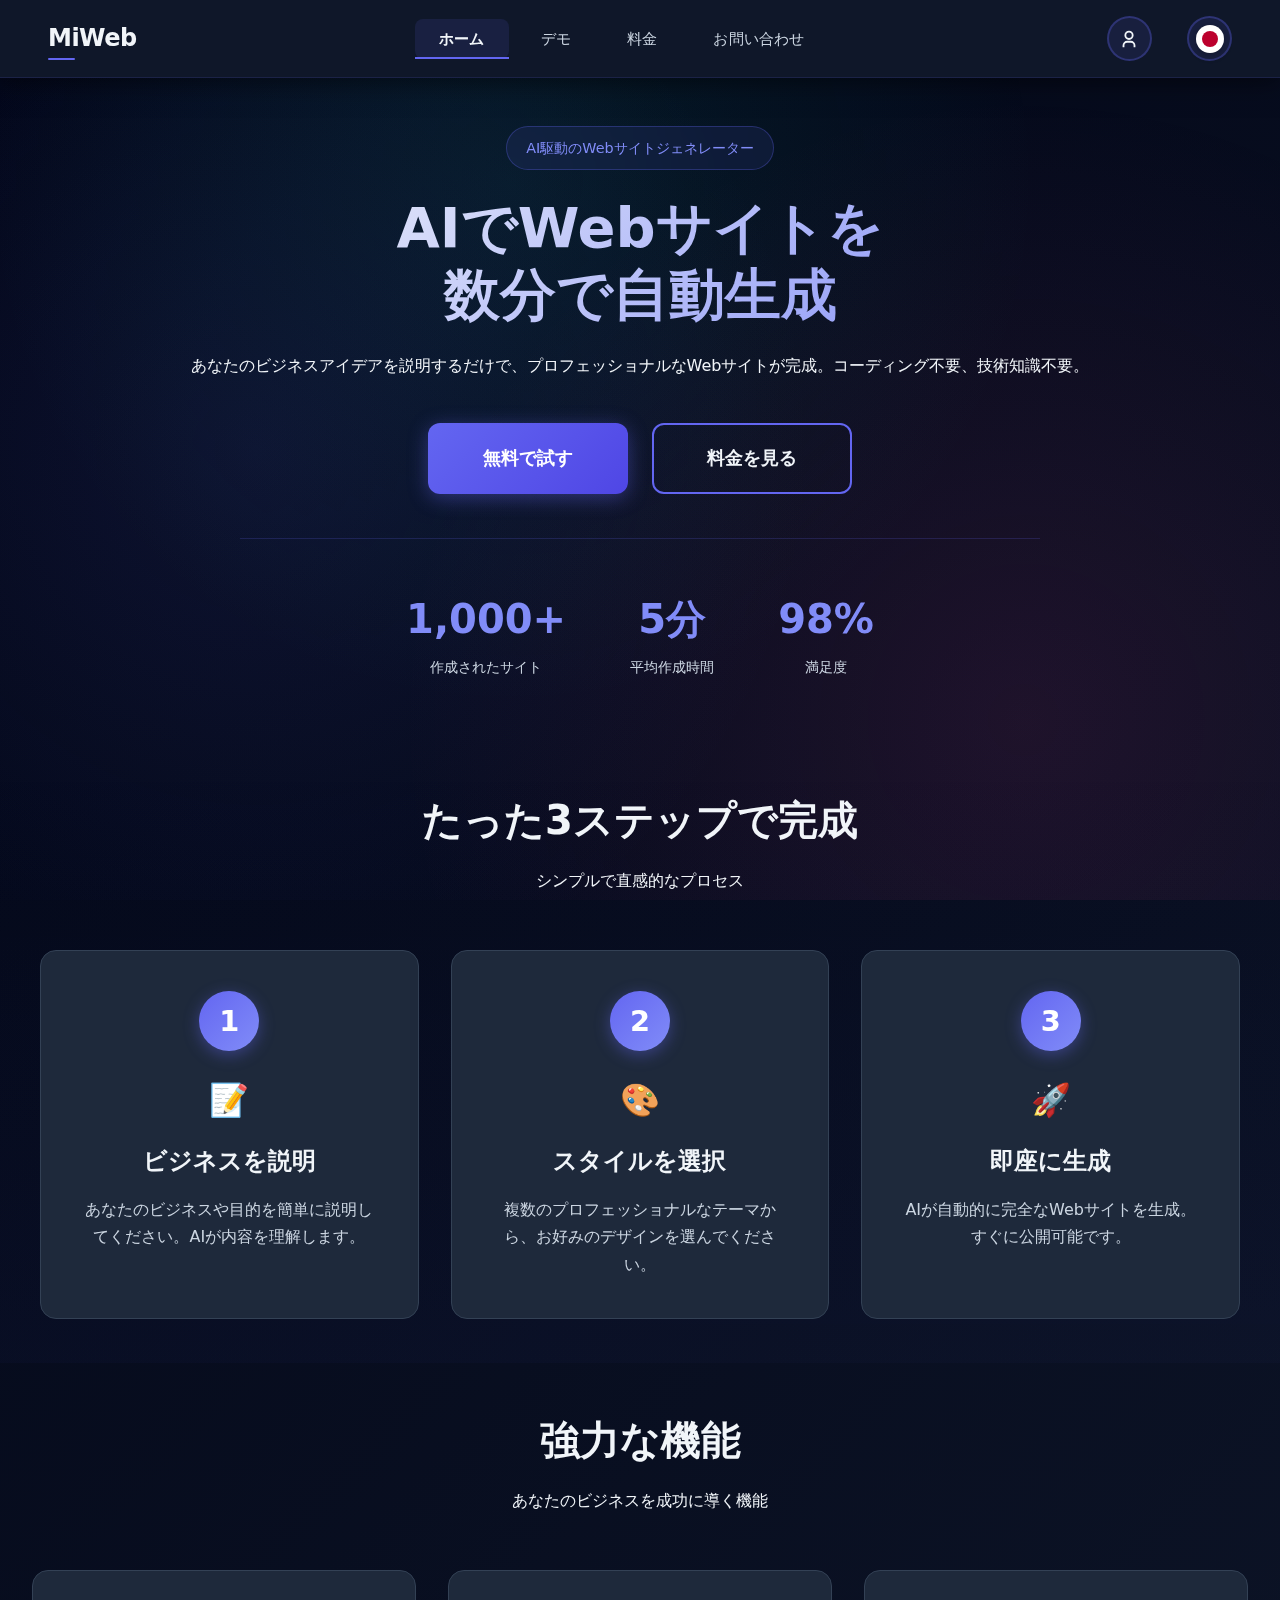
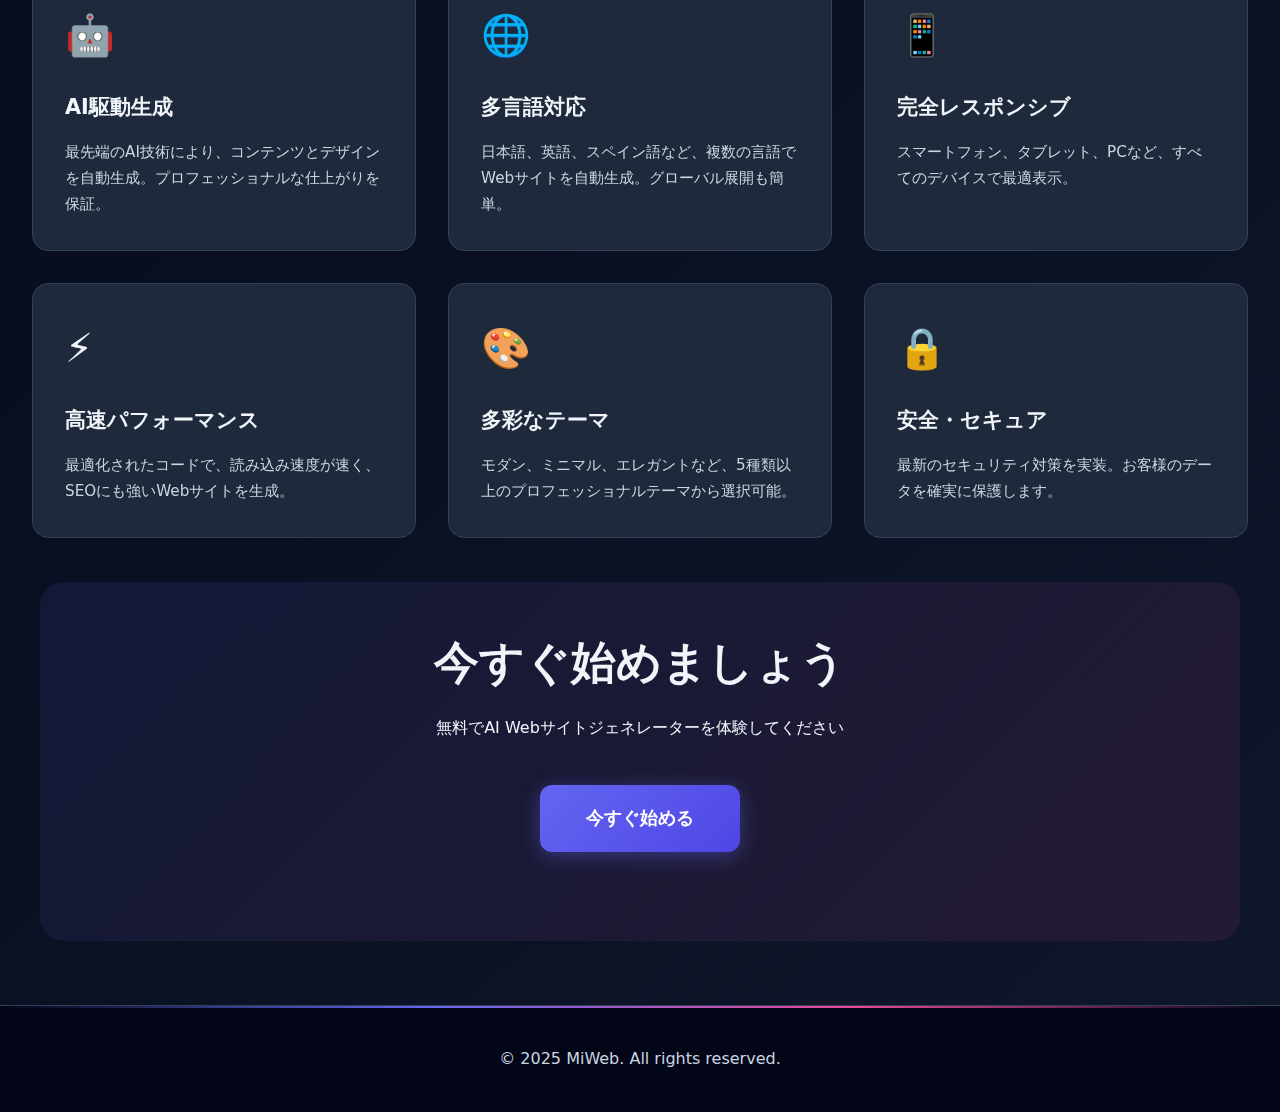
<file: index.html>
<!DOCTYPE html>
<html lang="ja">
<head>
    <meta charset="UTF-8">
    <meta name="viewport" content="width=device-width, initial-scale=1.0">
    <title>Home - Mi Proyecto Web</title>
    <link rel="stylesheet" href="styles/main.css">
</head>
<body>
    <nav class="navbar">
        <div class="nav-container">
            <div class="logo">
                <a href="index.html">
                    <h2>MiWeb</h2>
                </a>
            </div>
            <ul class="nav-menu">
                <li><a href="index.html" class="active" data-i18n="navHome">ホーム</a></li>
                <li><a href="pages/demo.html" data-i18n="navDemo">デモ</a></li>
                <li><a href="pages/pricing.html" data-i18n="navPricing">料金</a></li>
                <li><a href="pages/contact.html" data-i18n="navContact">お問い合わせ</a></li>
            </ul>
            <div class="nav-actions">
                <div class="user-menu">
                    <button class="user-button" id="userMenuButton" onclick="toggleUserMenu()">
                        <svg width="24" height="24" viewBox="0 0 24 24" fill="none" stroke="currentColor" stroke-width="2">
                            <circle cx="12" cy="8" r="4"/>
                            <path d="M6 21v-2a4 4 0 0 1 4-4h4a4 4 0 0 1 4 4v2"/>
                        </svg>
                    </button>
                    <div class="user-dropdown" id="userDropdown">
                        <a href="pages/login.html" class="user-menu-item" data-i18n="navLogin">
                            <svg width="18" height="18" viewBox="0 0 24 24" fill="none" stroke="currentColor" stroke-width="2">
                                <path d="M15 3h4a2 2 0 0 1 2 2v14a2 2 0 0 1-2 2h-4"/>
                                <polyline points="10 17 15 12 10 7"/>
                                <line x1="15" y1="12" x2="3" y2="12"/>
                            </svg>
                            <span>ログイン</span>
                        </a>
                        <a href="pages/pricing.html" class="user-menu-item" data-i18n="userMenuPricing">
                            <svg width="18" height="18" viewBox="0 0 24 24" fill="none" stroke="currentColor" stroke-width="2">
                                <circle cx="12" cy="12" r="10"/>
                                <path d="M12 6v6l4 2"/>
                            </svg>
                            <span>料金プラン</span>
                        </a>
                        <a href="pages/contact.html" class="user-menu-item" data-i18n="userMenuContact">
                            <svg width="18" height="18" viewBox="0 0 24 24" fill="none" stroke="currentColor" stroke-width="2">
                                <path d="M21 15a2 2 0 0 1-2 2H7l-4 4V5a2 2 0 0 1 2-2h14a2 2 0 0 1 2 2z"/>
                            </svg>
                            <span>お問い合わせ</span>
                        </a>
                    </div>
                </div>
                <div class="language-selector">
                    <button class="lang-button" id="currentLangButton" onclick="toggleLanguageMenu()">
                        <span class="flag-circle flag-ja"></span>
                    </button>
                    <div class="lang-dropdown" id="languageDropdown">
                        <button class="lang-option" onclick="changeLanguage('ja')" data-lang="ja">
                            <span class="flag-circle flag-ja"></span>
                        </button>
                        <button class="lang-option" onclick="changeLanguage('en')" data-lang="en">
                            <span class="flag-circle flag-en"></span>
                        </button>
                        <button class="lang-option" onclick="changeLanguage('es')" data-lang="es">
                            <span class="flag-circle flag-es"></span>
                        </button>
                    </div>
                </div>
            </div>
        </div>
    </nav>

    <main class="main-content home-page">
        <!-- Hero Section -->
        <section class="hero-home">
            <div class="hero-content">
                <div class="hero-badge" data-i18n="heroBadge">
                    <span class="badge-icon">✨</span>
                    <span>AI駆動のWebサイトジェネレーター</span>
                </div>
                <h1 data-i18n="heroTitle">AIでWebサイトを<br>数分で自動生成</h1>
                <p data-i18n="heroSubtitle">あなたのビジネスアイデアを説明するだけで、プロフェッショナルなWebサイトが完成。コーディング不要、技術知識不要。</p>
                <div class="cta-buttons">
                    <a href="pages/demo.html" class="btn btn-primary btn-large" data-i18n="btnTryDemo">
                        <span>無料で試す</span>
                        <svg width="20" height="20" viewBox="0 0 24 24" fill="none" stroke="currentColor" stroke-width="2">
                            <path d="M5 12h14M12 5l7 7-7 7"/>
                        </svg>
                    </a>
                    <a href="pages/pricing.html" class="btn btn-secondary btn-large" data-i18n="btnViewPricing">
                        <span>料金を見る</span>
                    </a>
                </div>
                <div class="hero-stats">
                    <div class="stat-item">
                        <div class="stat-number" data-i18n="stat1Number">1,000+</div>
                        <div class="stat-label" data-i18n="stat1Label">作成されたサイト</div>
                    </div>
                    <div class="stat-item">
                        <div class="stat-number" data-i18n="stat2Number">5分</div>
                        <div class="stat-label" data-i18n="stat2Label">平均作成時間</div>
                    </div>
                    <div class="stat-item">
                        <div class="stat-number" data-i18n="stat3Number">98%</div>
                        <div class="stat-label" data-i18n="stat3Label">満足度</div>
                    </div>
                </div>
            </div>
        </section>

        <!-- How It Works -->
        <section class="how-it-works">
            <div class="section-header">
                <h2 data-i18n="howItWorksTitle">たった3ステップで完成</h2>
                <p data-i18n="howItWorksSubtitle">シンプルで直感的なプロセス</p>
            </div>
            <div class="steps-grid">
                <div class="step-card">
                    <div class="step-number">1</div>
                    <div class="step-icon">📝</div>
                    <h3 data-i18n="step1Title">ビジネスを説明</h3>
                    <p data-i18n="step1Desc">あなたのビジネスや目的を簡単に説明してください。AIが内容を理解します。</p>
                </div>
                <div class="step-card">
                    <div class="step-number">2</div>
                    <div class="step-icon">🎨</div>
                    <h3 data-i18n="step2Title">スタイルを選択</h3>
                    <p data-i18n="step2Desc">複数のプロフェッショナルなテーマから、お好みのデザインを選んでください。</p>
                </div>
                <div class="step-card">
                    <div class="step-number">3</div>
                    <div class="step-icon">🚀</div>
                    <h3 data-i18n="step3Title">即座に生成</h3>
                    <p data-i18n="step3Desc">AIが自動的に完全なWebサイトを生成。すぐに公開可能です。</p>
                </div>
            </div>
        </section>

        <!-- Features -->
        <section class="features-home">
            <div class="section-header">
                <h2 data-i18n="featuresTitle">強力な機能</h2>
                <p data-i18n="featuresSubtitle">あなたのビジネスを成功に導く機能</p>
            </div>
            <div class="features-grid">
                <div class="feature-card-home">
                    <div class="feature-icon">🤖</div>
                    <h3 data-i18n="feature1Title">AI駆動生成</h3>
                    <p data-i18n="feature1Desc">最先端のAI技術により、コンテンツとデザインを自動生成。プロフェッショナルな仕上がりを保証。</p>
                </div>
                <div class="feature-card-home">
                    <div class="feature-icon">🌐</div>
                    <h3 data-i18n="feature2Title">多言語対応</h3>
                    <p data-i18n="feature2Desc">日本語、英語、スペイン語など、複数の言語でWebサイトを自動生成。グローバル展開も簡単。</p>
                </div>
                <div class="feature-card-home">
                    <div class="feature-icon">📱</div>
                    <h3 data-i18n="feature3Title">完全レスポンシブ</h3>
                    <p data-i18n="feature3Desc">スマートフォン、タブレット、PCなど、すべてのデバイスで最適表示。</p>
                </div>
                <div class="feature-card-home">
                    <div class="feature-icon">⚡</div>
                    <h3 data-i18n="feature4Title">高速パフォーマンス</h3>
                    <p data-i18n="feature4Desc">最適化されたコードで、読み込み速度が速く、SEOにも強いWebサイトを生成。</p>
                </div>
                <div class="feature-card-home">
                    <div class="feature-icon">🎨</div>
                    <h3 data-i18n="feature5Title">多彩なテーマ</h3>
                    <p data-i18n="feature5Desc">モダン、ミニマル、エレガントなど、5種類以上のプロフェッショナルテーマから選択可能。</p>
                </div>
                <div class="feature-card-home">
                    <div class="feature-icon">🔒</div>
                    <h3 data-i18n="feature6Title">安全・セキュア</h3>
                    <p data-i18n="feature6Desc">最新のセキュリティ対策を実装。お客様のデータを確実に保護します。</p>
                </div>
            </div>
        </section>

        <!-- CTA Section -->
        <section class="cta-section">
            <div class="cta-content">
                <h2 data-i18n="ctaTitle">今すぐ始めましょう</h2>
                <p data-i18n="ctaSubtitle">無料でAI Webサイトジェネレーターを体験してください</p>
                <div class="cta-buttons">
                    <a href="pages/demo.html" class="btn btn-primary btn-large" data-i18n="btnStartNow">
                        <span>今すぐ始める</span>
                        <svg width="20" height="20" viewBox="0 0 24 24" fill="none" stroke="currentColor" stroke-width="2">
                            <path d="M5 12h14M12 5l7 7-7 7"/>
                        </svg>
                    </a>
                </div>
            </div>
        </section>
    </main>

    <footer class="footer">
        <p data-i18n="footerText">&copy; 2025 MiWeb. All rights reserved.</p>
    </footer>

    <script src="scripts/translations.js"></script>
    <script src="scripts/main.js"></script>
</body>
</html>
</file>
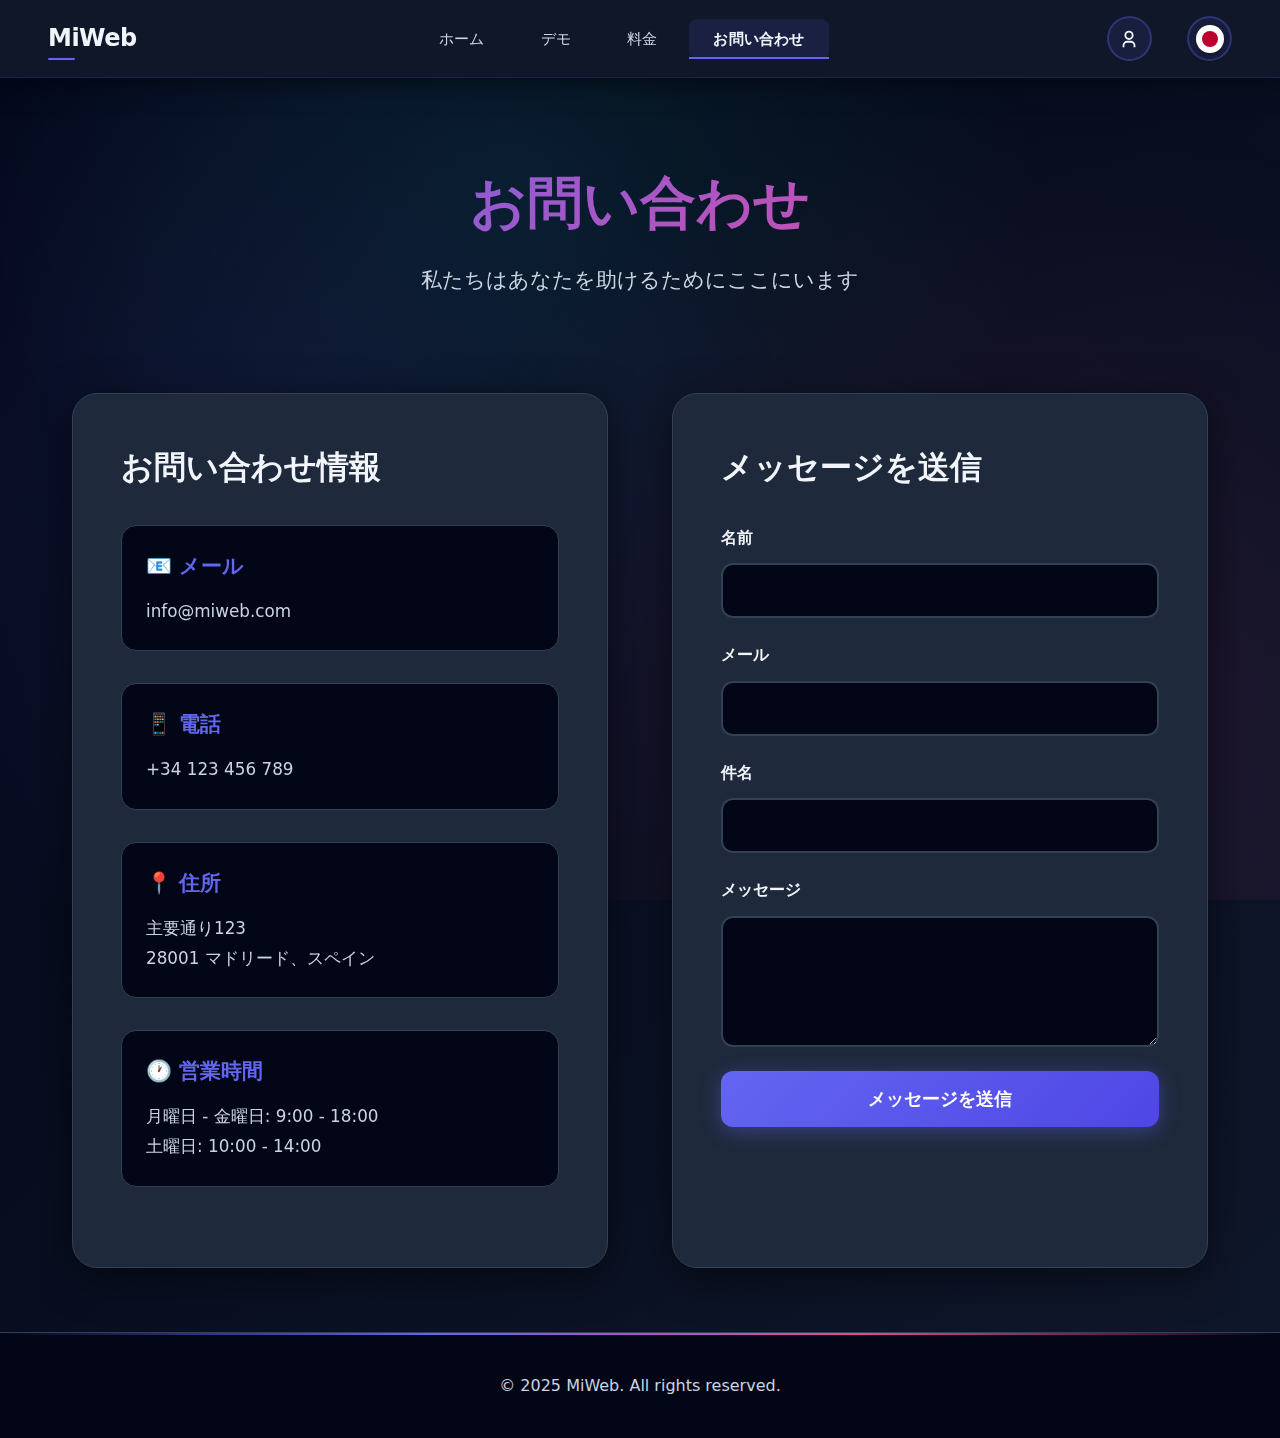
<file: pages/contact.html>
<!DOCTYPE html>
<html lang="ja">
  <head>
    <meta charset="UTF-8" />
    <meta name="viewport" content="width=device-width, initial-scale=1.0" />
    <title>Contact - Mi Proyecto Web</title>
    <link rel="stylesheet" href="../styles/main.css" />
  </head>
  <body>
    <nav class="navbar">
      <div class="nav-container">
        <div class="logo">
          <a href="../index.html">
            <h2>MiWeb</h2>
          </a>
        </div>
        <ul class="nav-menu">
          <li><a href="../index.html" data-i18n="navHome">ホーム</a></li>
          <li><a href="demo.html" data-i18n="navDemo">デモ</a></li>
          <li><a href="pricing.html" data-i18n="navPricing">料金</a></li>
          <li>
            <a href="contact.html" class="active" data-i18n="navContact"
              >お問い合わせ</a
            >
          </li>
        </ul>
        <div class="nav-actions">
          <div class="user-menu">
            <button
              class="user-button"
              id="userMenuButton"
              onclick="toggleUserMenu()"
            >
              <svg
                width="24"
                height="24"
                viewBox="0 0 24 24"
                fill="none"
                stroke="currentColor"
                stroke-width="2"
              >
                <circle cx="12" cy="8" r="4" />
                <path d="M6 21v-2a4 4 0 0 1 4-4h4a4 4 0 0 1 4 4v2" />
              </svg>
            </button>
            <div class="user-dropdown" id="userDropdown">
              <a href="login.html" class="user-menu-item" data-i18n="navLogin">
                <svg
                  width="18"
                  height="18"
                  viewBox="0 0 24 24"
                  fill="none"
                  stroke="currentColor"
                  stroke-width="2"
                >
                  <path d="M15 3h4a2 2 0 0 1 2 2v14a2 2 0 0 1-2 2h-4" />
                  <polyline points="10 17 15 12 10 7" />
                  <line x1="15" y1="12" x2="3" y2="12" />
                </svg>
                <span>ログイン</span>
              </a>
              <a
                href="pricing.html"
                class="user-menu-item"
                data-i18n="userMenuPricing"
              >
                <svg
                  width="18"
                  height="18"
                  viewBox="0 0 24 24"
                  fill="none"
                  stroke="currentColor"
                  stroke-width="2"
                >
                  <circle cx="12" cy="12" r="10" />
                  <path d="M12 6v6l4 2" />
                </svg>
                <span>料金プラン</span>
              </a>
              <a
                href="contact.html"
                class="user-menu-item"
                data-i18n="userMenuContact"
              >
                <svg
                  width="18"
                  height="18"
                  viewBox="0 0 24 24"
                  fill="none"
                  stroke="currentColor"
                  stroke-width="2"
                >
                  <path
                    d="M21 15a2 2 0 0 1-2 2H7l-4 4V5a2 2 0 0 1 2-2h14a2 2 0 0 1 2 2z"
                  />
                </svg>
                <span>お問い合わせ</span>
              </a>
            </div>
          </div>
          <div class="language-selector">
            <button
              class="lang-button"
              id="currentLangButton"
              onclick="toggleLanguageMenu()"
            >
              <span class="flag-circle flag-ja"></span>
            </button>
            <div class="lang-dropdown" id="languageDropdown">
              <button
                class="lang-option"
                onclick="changeLanguage('ja')"
                data-lang="ja"
              >
                <span class="flag-circle flag-ja"></span>
              </button>
              <button
                class="lang-option"
                onclick="changeLanguage('en')"
                data-lang="en"
              >
                <span class="flag-circle flag-en"></span>
              </button>
              <button
                class="lang-option"
                onclick="changeLanguage('es')"
                data-lang="es"
              >
                <span class="flag-circle flag-es"></span>
              </button>
            </div>
          </div>
        </div>
      </div>
    </nav>

    <main class="main-content">
      <section class="page-header">
        <h1 data-i18n="contactTitle">お問い合わせ</h1>
        <p data-i18n="contactSubtitle">
          私たちはあなたを助けるためにここにいます
        </p>
      </section>

      <section class="contact-container">
        <div class="contact-info">
          <h2 data-i18n="contactInfoTitle">お問い合わせ情報</h2>
          <div class="info-item">
            <h3 data-i18n="contactEmail">📧 メール</h3>
            <p>info@miweb.com</p>
          </div>
          <div class="info-item">
            <h3 data-i18n="contactPhone">📱 電話</h3>
            <p>+34 123 456 789</p>
          </div>
          <div class="info-item">
            <h3 data-i18n="contactAddress">📍 住所</h3>
            <p data-i18n="contactAddressText">
              主要通り123<br />28001 マドリード、スペイン
            </p>
          </div>
          <div class="info-item">
            <h3 data-i18n="contactHours">🕐 営業時間</h3>
            <p data-i18n="contactHoursText">
              月曜日 - 金曜日: 9:00 - 18:00<br />土曜日: 10:00 - 14:00
            </p>
          </div>
        </div>

        <div class="contact-form-container">
          <h2 data-i18n="contactFormTitle">メッセージを送信</h2>
          <form class="contact-form" id="contactForm">
            <div class="form-group">
              <label for="name" data-i18n="formName">名前</label>
              <input type="text" id="name" name="name" required />
            </div>
            <div class="form-group">
              <label for="email" data-i18n="formEmail">メール</label>
              <input type="email" id="email" name="email" required />
            </div>
            <div class="form-group">
              <label for="subject" data-i18n="formSubject">件名</label>
              <input type="text" id="subject" name="subject" required />
            </div>
            <div class="form-group">
              <label for="message" data-i18n="formMessage">メッセージ</label>
              <textarea
                id="message"
                name="message"
                rows="5"
                required
              ></textarea>
            </div>
            <button type="submit" class="btn btn-primary" data-i18n="btnSend">
              メッセージを送信
            </button>
          </form>
        </div>
      </section>
    </main>

    <footer class="footer">
      <p data-i18n="footerText">&copy; 2025 MiWeb. All rights reserved.</p>
    </footer>

    <script src="../scripts/translations.js"></script>
    <script src="../scripts/main.js"></script>
  </body>
</html>
</file>
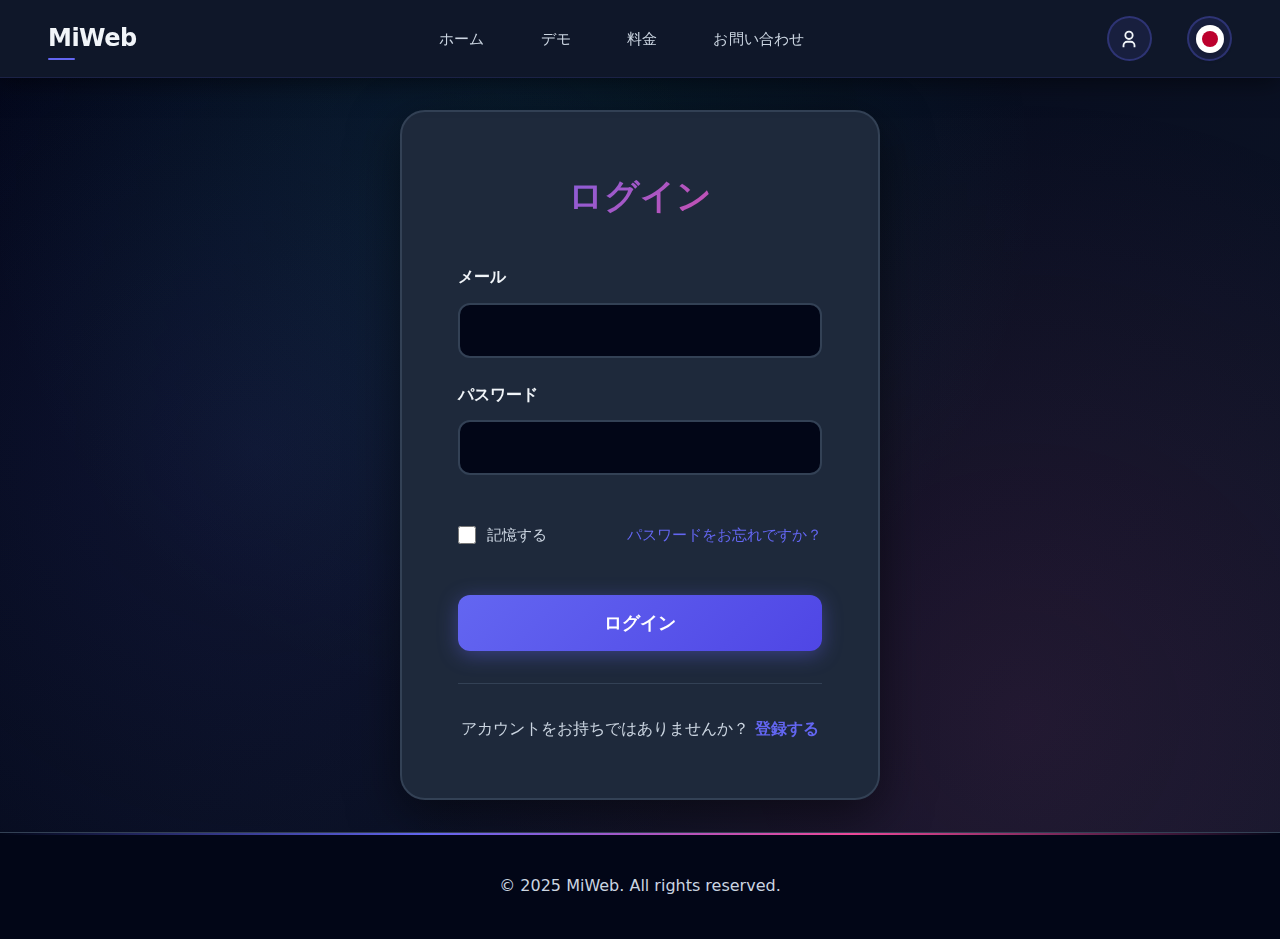
<file: pages/login.html>
<!DOCTYPE html>
<html lang="ja">
  <head>
    <meta charset="UTF-8" />
    <meta name="viewport" content="width=device-width, initial-scale=1.0" />
    <title>Login - Mi Proyecto Web</title>
    <link rel="stylesheet" href="../styles/main.css" />
  </head>
  <body>
    <nav class="navbar">
      <div class="nav-container">
        <div class="logo">
          <a href="../index.html">
            <h2>MiWeb</h2>
          </a>
        </div>
        <ul class="nav-menu">
          <li><a href="../index.html" data-i18n="navHome">ホーム</a></li>
          <li><a href="demo.html" data-i18n="navDemo">デモ</a></li>
          <li><a href="pricing.html" data-i18n="navPricing">料金</a></li>
          <li>
            <a href="contact.html" data-i18n="navContact">お問い合わせ</a>
          </li>
        </ul>
        <div class="nav-actions">
          <div class="user-menu">
            <button
              class="user-button"
              id="userMenuButton"
              onclick="toggleUserMenu()"
            >
              <svg
                width="24"
                height="24"
                viewBox="0 0 24 24"
                fill="none"
                stroke="currentColor"
                stroke-width="2"
              >
                <circle cx="12" cy="8" r="4" />
                <path d="M6 21v-2a4 4 0 0 1 4-4h4a4 4 0 0 1 4 4v2" />
              </svg>
            </button>
            <div class="user-dropdown" id="userDropdown">
              <a href="login.html" class="user-menu-item" data-i18n="navLogin">
                ログイン
              </a>
              <a href="#signup" class="user-menu-item" data-i18n="linkSignup"
                >登録する</a
              >
            </div>
          </div>
          <div class="language-selector">
            <button
              class="lang-button"
              id="currentLangButton"
              onclick="toggleLanguageMenu()"
            >
              <span class="flag-circle flag-ja"></span>
            </button>
            <div class="lang-dropdown" id="languageDropdown">
              <button
                class="lang-option"
                onclick="changeLanguage('ja')"
                data-lang="ja"
              >
                <span class="flag-circle flag-ja"></span>
              </button>
              <button
                class="lang-option"
                onclick="changeLanguage('en')"
                data-lang="en"
              >
                <span class="flag-circle flag-en"></span>
              </button>
              <button
                class="lang-option"
                onclick="changeLanguage('es')"
                data-lang="es"
              >
                <span class="flag-circle flag-es"></span>
              </button>
            </div>
          </div>
        </div>
      </div>
    </nav>

    <main class="main-content auth-content">
      <div class="auth-container">
        <div class="auth-box" id="loginBox">
          <h2 data-i18n="loginTitle">ログイン</h2>
          <form class="auth-form" id="loginForm">
            <div class="form-group">
              <label for="loginEmail" data-i18n="loginEmail">メール</label>
              <input type="email" id="loginEmail" name="email" required />
            </div>
            <div class="form-group">
              <label for="loginPassword" data-i18n="loginPassword"
                >パスワード</label
              >
              <input
                type="password"
                id="loginPassword"
                name="password"
                required
              />
            </div>
            <div class="form-options">
              <label class="checkbox-label">
                <input type="checkbox" name="remember" />
                <span data-i18n="rememberMe">記憶する</span>
              </label>
              <a href="#" class="forgot-password" data-i18n="forgotPassword"
                >パスワードをお忘れですか？</a
              >
            </div>
            <button
              type="submit"
              class="btn btn-primary btn-full"
              data-i18n="btnLogin"
            >
              ログイン
            </button>
          </form>
          <div class="auth-switch">
            <p>
              <span data-i18n="noAccount"
                >アカウントをお持ちではありませんか？</span
              >
              <a href="#" id="showSignup" data-i18n="linkSignup">登録する</a>
            </p>
          </div>
        </div>

        <div class="auth-box hidden" id="signupBox">
          <h2 data-i18n="signupTitle">アカウント作成</h2>
          <form class="auth-form" id="signupForm">
            <div class="form-group">
              <label for="signupName" data-i18n="signupName">フルネーム</label>
              <input type="text" id="signupName" name="name" required />
            </div>
            <div class="form-group">
              <label for="signupEmail" data-i18n="loginEmail">メール</label>
              <input type="email" id="signupEmail" name="email" required />
            </div>
            <div class="form-group">
              <label for="signupPassword" data-i18n="loginPassword"
                >パスワード</label
              >
              <input
                type="password"
                id="signupPassword"
                name="password"
                required
              />
            </div>
            <div class="form-group">
              <label for="signupConfirmPassword" data-i18n="confirmPassword"
                >パスワード確認</label
              >
              <input
                type="password"
                id="signupConfirmPassword"
                name="confirmPassword"
                required
              />
            </div>
            <div class="form-options">
              <label class="checkbox-label">
                <input type="checkbox" name="terms" required />
                <span data-i18n="acceptTerms">利用規約に同意します</span>
              </label>
            </div>
            <button
              type="submit"
              class="btn btn-primary btn-full"
              data-i18n="btnSignup"
            >
              アカウント作成
            </button>
          </form>
          <div class="auth-switch">
            <p>
              <span data-i18n="hasAccount"
                >すでにアカウントをお持ちですか？</span
              >
              <a href="#" id="showLogin" data-i18n="linkLogin">ログイン</a>
            </p>
          </div>
        </div>
      </div>
    </main>

    <footer class="footer">
      <p data-i18n="footerText">&copy; 2025 MiWeb. All rights reserved.</p>
    </footer>

    <script src="../scripts/translations.js"></script>
    <script src="../scripts/main.js"></script>
  </body>
</html>
</file>
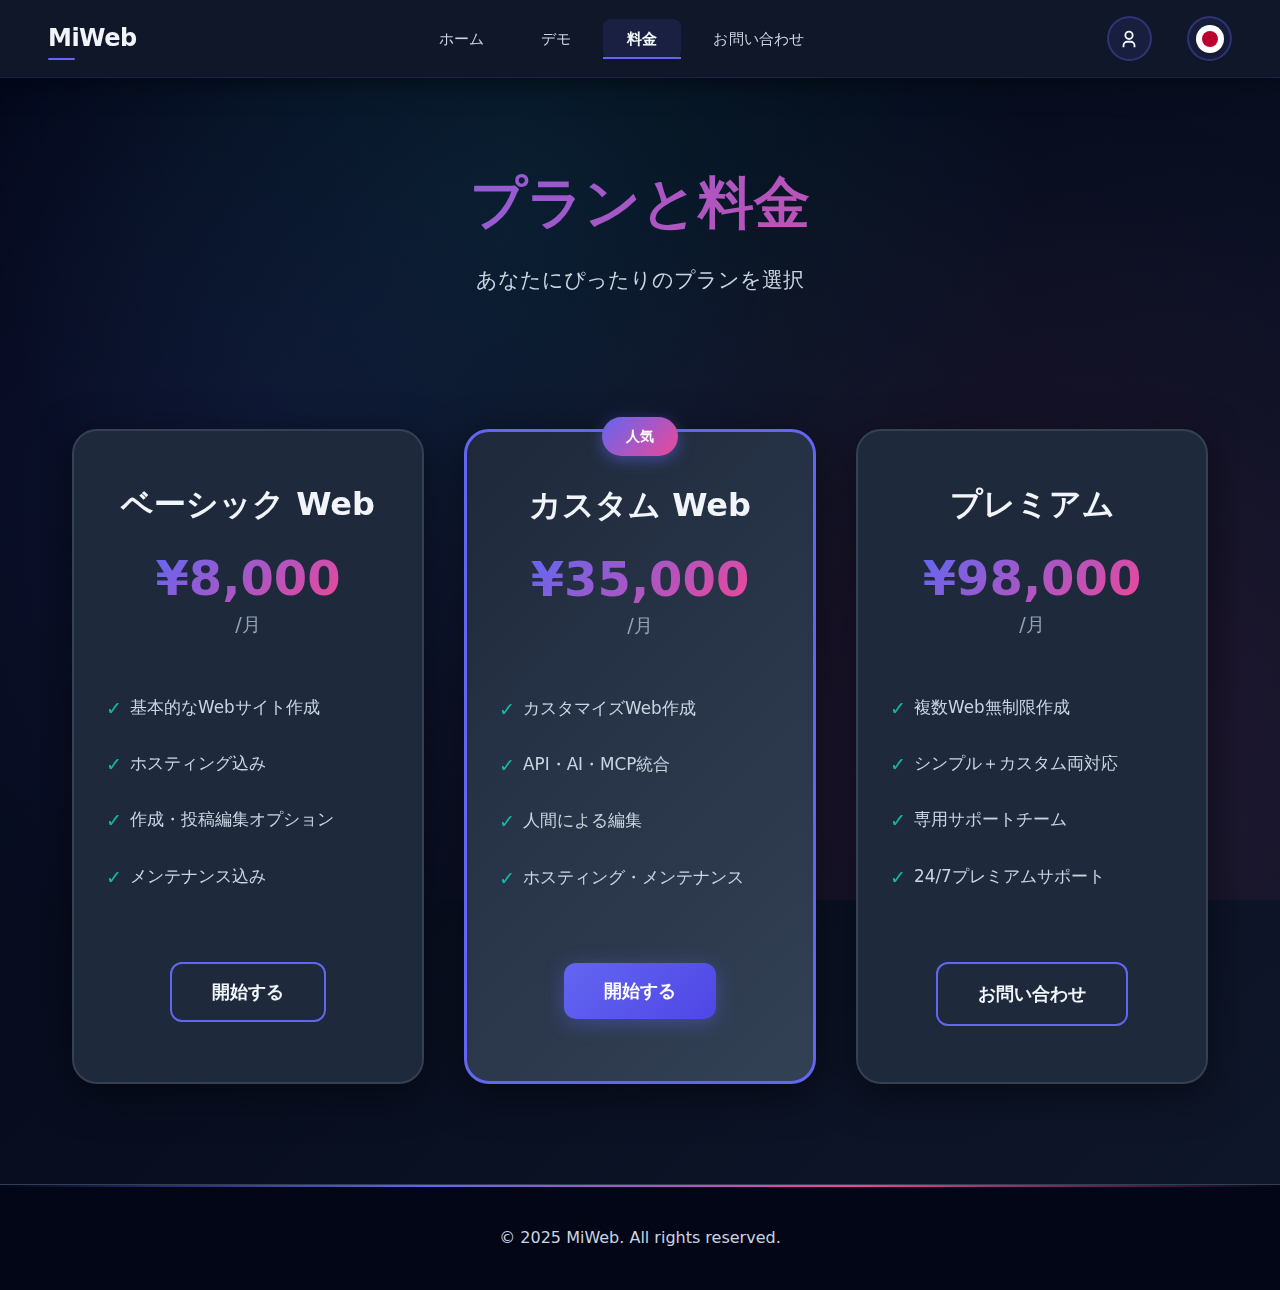
<file: pages/pricing.html>
<!DOCTYPE html>
<html lang="ja">
<head>
    <meta charset="UTF-8">
    <meta name="viewport" content="width=device-width, initial-scale=1.0">
    <title>Pricing - Mi Proyecto Web</title>
    <link rel="stylesheet" href="../styles/main.css">
</head>
<body>
    <nav class="navbar">
        <div class="nav-container">
            <div class="logo">
                <a href="../index.html">
                    <h2>MiWeb</h2>
                </a>
            </div>
            <ul class="nav-menu">
                <li><a href="../index.html" data-i18n="navHome">ホーム</a></li>
                <li><a href="demo.html" data-i18n="navDemo">デモ</a></li>
                <li><a href="pricing.html" class="active" data-i18n="navPricing">料金</a></li>
                <li><a href="contact.html" data-i18n="navContact">お問い合わせ</a></li>
            </ul>
            <div class="nav-actions">
                <div class="user-menu">
                    <button class="user-button" id="userMenuButton" onclick="toggleUserMenu()">
                        <svg width="24" height="24" viewBox="0 0 24 24" fill="none" stroke="currentColor" stroke-width="2">
                            <circle cx="12" cy="8" r="4"/>
                            <path d="M6 21v-2a4 4 0 0 1 4-4h4a4 4 0 0 1 4 4v2"/>
                        </svg>
                    </button>
                    <div class="user-dropdown" id="userDropdown">
                        <a href="login.html" class="user-menu-item" data-i18n="navLogin">
                            <svg width="18" height="18" viewBox="0 0 24 24" fill="none" stroke="currentColor" stroke-width="2">
                                <path d="M15 3h4a2 2 0 0 1 2 2v14a2 2 0 0 1-2 2h-4"/>
                                <polyline points="10 17 15 12 10 7"/>
                                <line x1="15" y1="12" x2="3" y2="12"/>
                            </svg>
                            <span>ログイン</span>
                        </a>
                        <a href="pricing.html" class="user-menu-item" data-i18n="userMenuPricing">
                            <svg width="18" height="18" viewBox="0 0 24 24" fill="none" stroke="currentColor" stroke-width="2">
                                <circle cx="12" cy="12" r="10"/>
                                <path d="M12 6v6l4 2"/>
                            </svg>
                            <span>料金プラン</span>
                        </a>
                        <a href="contact.html" class="user-menu-item" data-i18n="userMenuContact">
                            <svg width="18" height="18" viewBox="0 0 24 24" fill="none" stroke="currentColor" stroke-width="2">
                                <path d="M21 15a2 2 0 0 1-2 2H7l-4 4V5a2 2 0 0 1 2-2h14a2 2 0 0 1 2 2z"/>
                            </svg>
                            <span>お問い合わせ</span>
                        </a>
                    </div>
                </div>
                <div class="language-selector">
                    <button class="lang-button" id="currentLangButton" onclick="toggleLanguageMenu()">
                        <span class="flag-circle flag-ja"></span>
                    </button>
                    <div class="lang-dropdown" id="languageDropdown">
                        <button class="lang-option" onclick="changeLanguage('ja')" data-lang="ja">
                            <span class="flag-circle flag-ja"></span>
                        </button>
                        <button class="lang-option" onclick="changeLanguage('en')" data-lang="en">
                            <span class="flag-circle flag-en"></span>
                        </button>
                        <button class="lang-option" onclick="changeLanguage('es')" data-lang="es">
                            <span class="flag-circle flag-es"></span>
                        </button>
                    </div>
                </div>
            </div>
        </div>
    </nav>

    <main class="main-content">
        <section class="page-header">
            <h1 data-i18n="pricingTitle">プランと料金</h1>
            <p data-i18n="pricingSubtitle">あなたにぴったりのプランを選択</p>
        </section>

        <section class="pricing-grid">
            <div class="pricing-card">
                <h3 data-i18n="planBasic">ベーシック Web</h3>
                <div class="price">
                    <span class="price-amount" data-i18n="priceBasic">¥8,000</span>
                    <span class="period" data-i18n="priceMonth">/月</span>
                </div>
                <ul class="features-list">
                    <li data-i18n="feature1">✓ 基本的なWebサイト作成</li>
                    <li data-i18n="feature2">✓ ホスティング込み</li>
                    <li data-i18n="feature3">✓ 作成・投稿編集オプション</li>
                    <li data-i18n="feature4">✓ メンテナンス込み</li>
                </ul>
                <button class="btn btn-secondary" data-i18n="btnStart" onclick="openPaymentModal('basic')">開始する</button>
            </div>

            <div class="pricing-card featured">
                <div class="badge" data-i18n="badgePopular">人気</div>
                <h3 data-i18n="planPro">カスタム Web</h3>
                <div class="price">
                    <span class="price-amount" data-i18n="pricePro">¥35,000</span>
                    <span class="period" data-i18n="priceMonth">/月</span>
                </div>
                <ul class="features-list">
                    <li data-i18n="feature5">✓ カスタマイズWeb作成</li>
                    <li data-i18n="feature6">✓ API・AI・MCP統合</li>
                    <li data-i18n="feature7">✓ 人間による編集</li>
                    <li data-i18n="feature8">✓ ホスティング・メンテナンス</li>
                </ul>
                <button class="btn btn-primary" data-i18n="btnStart" onclick="openPaymentModal('pro')">開始する</button>
            </div>

            <div class="pricing-card">
                <h3 data-i18n="planEnterprise">プレミアム</h3>
                <div class="price">
                    <span class="price-amount" data-i18n="priceEnterprise">¥98,000</span>
                    <span class="period" data-i18n="priceMonth">/月</span>
                </div>
                <ul class="features-list">
                    <li data-i18n="feature9">✓ 複数Web無制限作成</li>
                    <li data-i18n="feature10">✓ シンプル＋カスタム両対応</li>
                    <li data-i18n="feature11">✓ 専用サポートチーム</li>
                    <li data-i18n="feature12">✓ 24/7プレミアムサポート</li>
                </ul>
                <a href="contact.html" class="btn btn-secondary" data-i18n="btnContact">お問い合わせ</a>
            </div>
        </section>
    </main>

    <!-- Payment Modal -->
    <div id="paymentModal" class="payment-modal">
        <div class="payment-modal-content">
            <button class="payment-modal-close" onclick="closePaymentModal()">&times;</button>
            <h2 data-i18n="paymentTitle">お支払い</h2>
            <div class="payment-plan-info">
                <div class="plan-name" id="modalPlanName">ベーシック Web</div>
                <div class="plan-price" id="modalPlanPrice">¥8,000/月</div>
            </div>
            
            <div class="payment-methods">
                <div class="payment-method active" onclick="selectPaymentMethod('card')">
                    💳
                </div>
                <div class="payment-method" onclick="selectPaymentMethod('paypal')">
                    💰
                </div>
                <div class="payment-method" onclick="selectPaymentMethod('bank')">
                    🏦
                </div>
            </div>

            <form class="payment-form" onsubmit="processPayment(event)">
                <div class="form-group">
                    <label data-i18n="cardholderName">カード名義人</label>
                    <input type="text" placeholder="田中 太郎" required>
                </div>

                <div class="form-group">
                    <label data-i18n="cardNumber">カード番号</label>
                    <input type="text" placeholder="1234 5678 9012 3456" maxlength="19" required>
                </div>

                <div class="card-info-row">
                    <div class="form-group">
                        <label data-i18n="expiryDate">有効期限</label>
                        <input type="text" placeholder="MM/YY" maxlength="5" required>
                    </div>
                    <div class="form-group">
                        <label>CVV</label>
                        <input type="text" placeholder="123" maxlength="3" required>
                    </div>
                </div>

                <div class="form-group">
                    <label data-i18n="email">メールアドレス</label>
                    <input type="email" placeholder="example@mail.com" required>
                </div>

                <button type="submit" class="btn btn-primary" data-i18n="btnPayNow">今すぐ支払う</button>
                
                <div class="secure-info" data-i18n="securePayment">
                    安全な支払い処理
                </div>
            </form>
        </div>
    </div>

    <footer class="footer">
        <p data-i18n="footerText">&copy; 2025 MiWeb. All rights reserved.</p>
    </footer>

    <script src="../scripts/translations.js"></script>
    <script src="../scripts/main.js"></script>
</body>
</html>
</file>
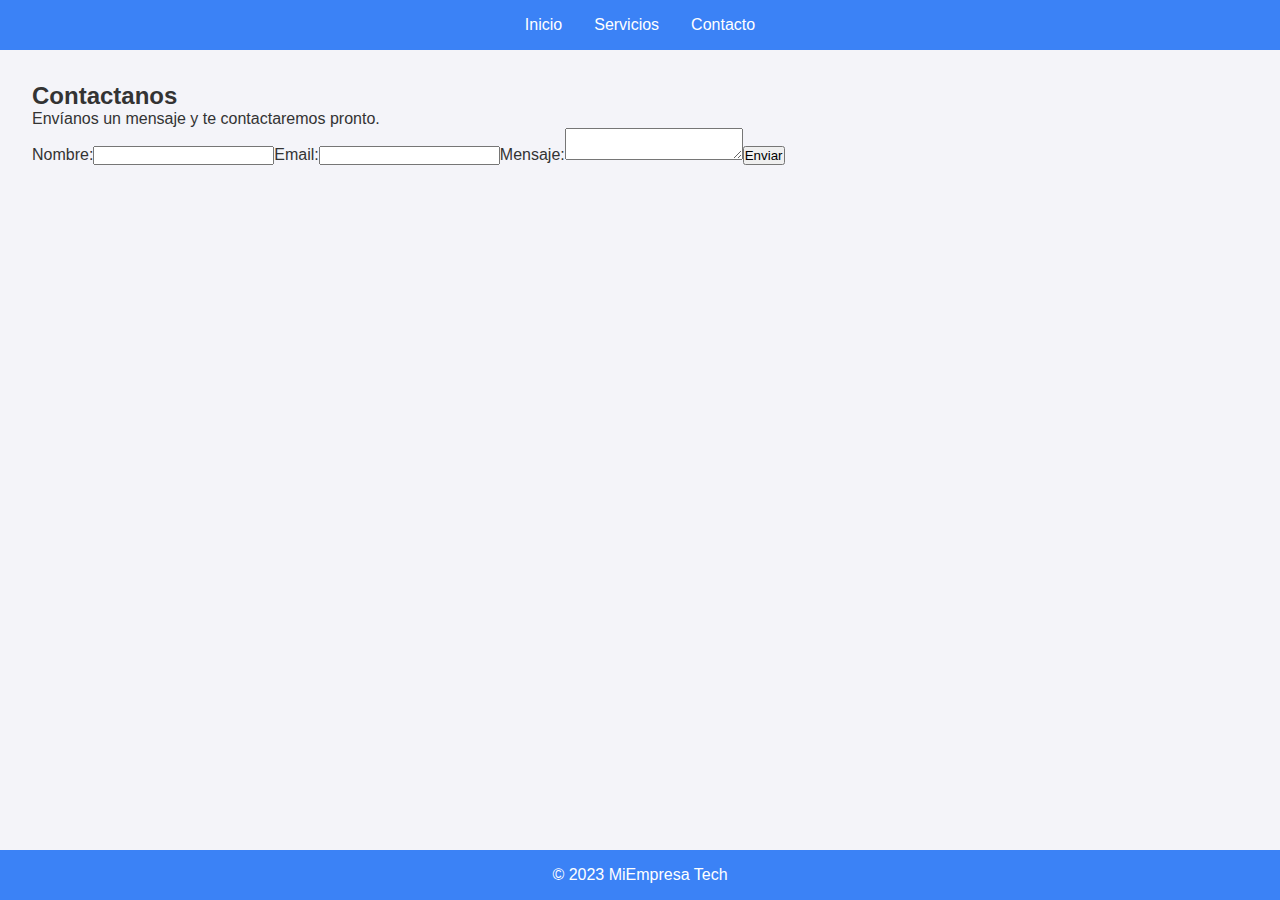
<file: website_generated/contact.html>
<!DOCTYPE html><html lang='es'><head><meta charset='UTF-8'><meta name='viewport' content='width=device-width, initial-scale=1.0'><title>Contacto | MiEmpresa Tech</title><link rel='stylesheet' href='styles.css'><script src='script.js'></script></head><body><header><nav><ul><li><a href='#'>Inicio</a></li><li><a href='services.html'>Servicios</a></li><li><a href='contact.html'>Contacto</a></li></ul></nav></header><section id='contact'><h2>Contactanos</h2><p>Envíanos un mensaje y te contactaremos pronto.</p><form action='#' method='post'><label for='name'>Nombre:</label><input type='text' id='name' name='name' required><label for='email'>Email:</label><input type='email' id='email' name='email' required><label for='message'>Mensaje:</label><textarea id='message' name='message' required></textarea><button type='submit'>Enviar</button></form></section><footer>&copy; 2023 MiEmpresa Tech</footer></body></html>
</file>
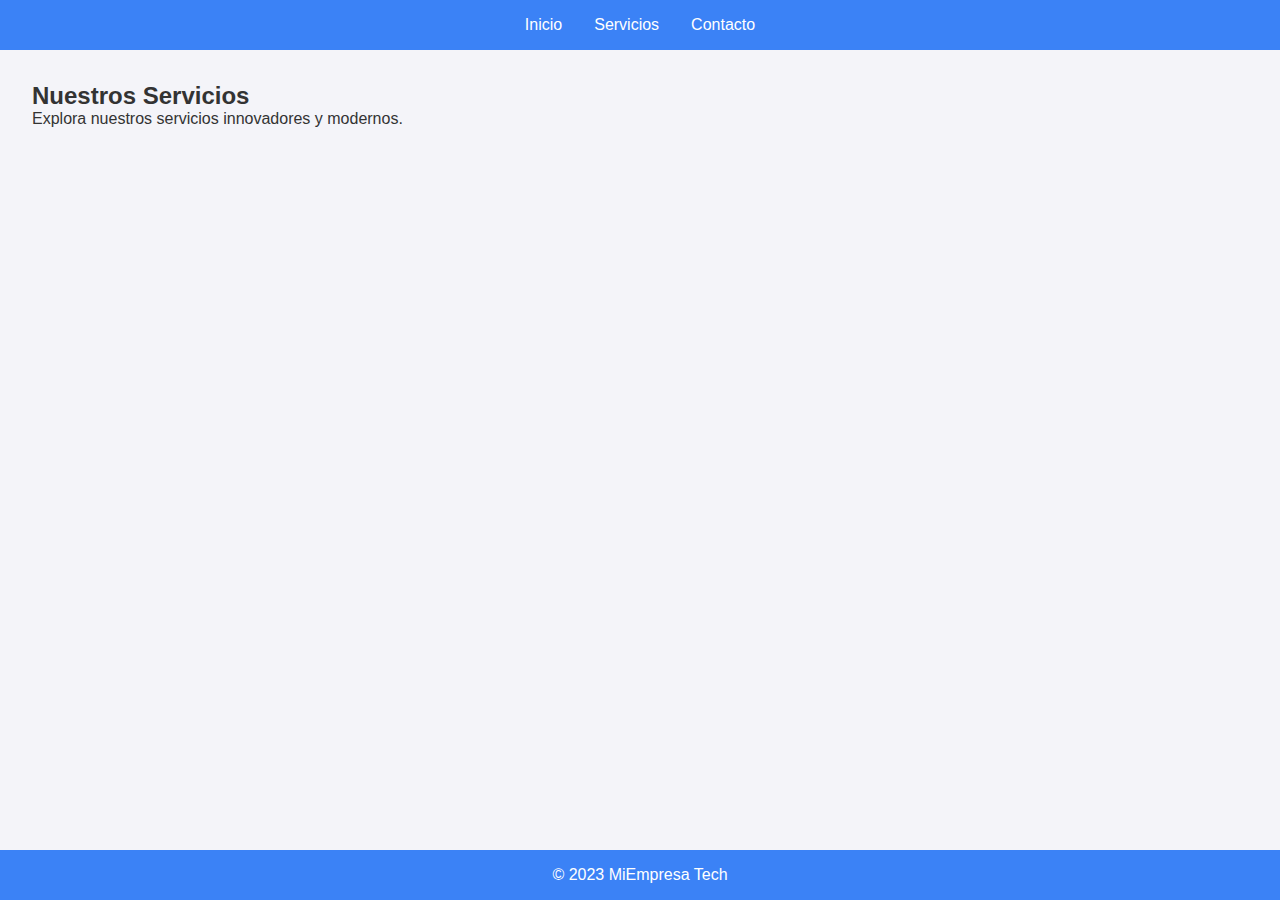
<file: website_generated/services.html>
<!DOCTYPE html><html lang='es'><head><meta charset='UTF-8'><meta name='viewport' content='width=device-width, initial-scale=1.0'><title>Servicios | MiEmpresa Tech</title><link rel='stylesheet' href='styles.css'><script src='script.js'></script></head><body><header><nav><ul><li><a href='#'>Inicio</a></li><li><a href='services.html'>Servicios</a></li><li><a href='contact.html'>Contacto</a></li></ul></nav></header><section id='services'><h2>Nuestros Servicios</h2><p>Explora nuestros servicios innovadores y modernos.</p></section><footer>&copy; 2023 MiEmpresa Tech</footer></body></html>
</file>
<file: website_generated/styles.css>
* { margin: 0; padding: 0; box-sizing: border-box; } body { font-family: 'Arial', sans-serif; background-color: #f4f4f9; color: #333; } header { background-color: #3B82F6; color: white; text-align: center; padding: 1rem 0; } nav ul { list-style-type: none; display: flex; justify-content: center; } nav ul li { margin: 0 1rem; } nav ul li a { color: white; text-decoration: none; } #hero { background-image: url('hero.jpg'); background-size: cover; background-position: center; height: 60vh; display: flex; justify-content: center; align-items: center; color: white; text-shadow: 2px 2px 4px rgba(0,0,0,0.5); } #services, #contact { padding: 2rem; } footer { background-color: #3B82F6; color: white; text-align: center; padding: 1rem 0; position: fixed; bottom: 0; width: 100%; }
</file>
<file: styles/main.css>
/* Reset y Variables */
* {
  margin: 0;
  padding: 0;
  box-sizing: border-box;
}

:root {
  --primary-color: #6366f1;
  --primary-light: #818cf8;
  --primary-dark: #4f46e5;
  --secondary-color: #ec4899;
  --accent-color: #14b8a6;
  --bg-dark: #0f172a;
  --bg-darker: #020617;
  --bg-card: #1e293b;
  --bg-card-hover: #334155;
  --text-primary: #f1f5f9;
  --text-secondary: #cbd5e1;
  --text-muted: #94a3b8;
  --border-color: #334155;
  --success-color: #10b981;
  --warning-color: #f59e0b;
  --shadow-color: rgba(0, 0, 0, 0.5);
}

html {
  overflow-x: hidden;
  overflow-y: auto;
}

body {
  font-family: "Inter", "Segoe UI", system-ui, -apple-system, sans-serif;
  line-height: 1.6;
  color: var(--text-primary);
  background: linear-gradient(135deg, var(--bg-darker) 0%, var(--bg-dark) 100%);
  min-height: 100vh;
  display: flex;
  flex-direction: column;
  position: relative;
  overflow-x: hidden;
  overflow-y: auto;
}

/* Animated Background */
body::before {
  content: "";
  position: fixed;
  top: 0;
  left: 0;
  width: 100%;
  height: 100%;
  background: radial-gradient(
      circle at 20% 50%,
      rgba(99, 102, 241, 0.1) 0%,
      transparent 50%
    ),
    radial-gradient(
      circle at 80% 80%,
      rgba(236, 72, 153, 0.1) 0%,
      transparent 50%
    ),
    radial-gradient(
      circle at 40% 20%,
      rgba(20, 184, 166, 0.1) 0%,
      transparent 50%
    );
  z-index: -1;
  animation: bgPulse 15s ease-in-out infinite;
}

@keyframes bgPulse {
  0%,
  100% {
    opacity: 1;
  }
  50% {
    opacity: 0.8;
  }
}

/* Navbar */
.navbar {
  background: rgba(15, 23, 42, 0.98);
  backdrop-filter: blur(20px);
  border-bottom: 1px solid rgba(99, 102, 241, 0.15);
  padding: 1rem 0;
  position: sticky;
  top: 0;
  z-index: 1000;
  box-shadow: 0 4px 24px rgba(0, 0, 0, 0.5);
  transition: all 0.3s ease;
}

.nav-container {
  max-width: 1400px;
  margin: 0 auto;
  padding: 0 3rem;
  display: flex;
  justify-content: space-between;
  align-items: center;
  gap: 2rem;
}

.logo {
  display: flex;
  align-items: center;
  position: relative;
}

.logo a {
  text-decoration: none;
  color: inherit;
  display: flex;
  align-items: center;
  transition: opacity 0.3s ease;
}

.logo a:hover {
  opacity: 0.8;
}

.logo h2 {
  color: var(--text-primary);
  font-size: 1.5rem;
  font-weight: 700;
  letter-spacing: -0.5px;
  position: relative;
}

.logo h2::after {
  content: "";
  position: absolute;
  bottom: -2px;
  left: 0;
  width: 30%;
  height: 2px;
  background: var(--primary-color);
  border-radius: 2px;
}

.nav-menu {
  list-style: none;
  display: flex;
  gap: 0.5rem;
  align-items: center;
  flex: 1;
  justify-content: center;
}

.nav-menu a {
  color: var(--text-secondary);
  text-decoration: none;
  padding: 0.7rem 1.5rem;
  border-radius: 8px;
  transition: all 0.3s ease;
  font-weight: 500;
  font-size: 0.95rem;
  position: relative;
  letter-spacing: 0.2px;
}

.nav-menu a::after {
  content: "";
  position: absolute;
  bottom: 0;
  left: 0;
  width: 0;
  height: 2px;
  background: var(--primary-color);
  transition: width 0.3s ease;
}

.nav-menu a:hover {
  color: var(--text-primary);
  background: rgba(99, 102, 241, 0.08);
}

.nav-menu a:hover::after {
  width: 100%;
}

.nav-menu a.active {
  color: var(--text-primary);
  background: rgba(99, 102, 241, 0.12);
  font-weight: 600;
}

.nav-menu a.active::after {
  width: 100%;
}

/* User Menu */
.user-menu {
  position: relative;
}

.user-button {
  width: 45px;
  height: 45px;
  border-radius: 50%;
  border: 2px solid rgba(99, 102, 241, 0.3);
  background: rgba(99, 102, 241, 0.1);
  cursor: pointer;
  display: flex;
  align-items: center;
  justify-content: center;
  transition: all 0.3s ease;
  color: var(--text-primary);
  padding: 0;
  backdrop-filter: blur(10px);
}

.user-button:hover {
  transform: scale(1.05);
  border-color: rgba(99, 102, 241, 0.6);
  background: rgba(99, 102, 241, 0.15);
  box-shadow: 0 4px 12px rgba(99, 102, 241, 0.3);
}

.user-button svg {
  width: 22px;
  height: 22px;
}

.user-dropdown {
  position: absolute;
  top: calc(100% + 0.8rem);
  right: 0;
  background: var(--bg-card);
  border: 1px solid var(--border-color);
  border-radius: 12px;
  padding: 0.5rem;
  display: none;
  flex-direction: column;
  gap: 0.3rem;
  box-shadow: 0 8px 24px rgba(0, 0, 0, 0.4);
  backdrop-filter: blur(20px);
  min-width: 200px;
  z-index: 1000;
}

.user-dropdown.active {
  display: flex;
}

.user-menu-item {
  display: flex;
  align-items: center;
  justify-content: center;
  gap: 0.8rem;
  padding: 0.8rem 1rem;
  color: var(--text-secondary);
  text-decoration: none;
  border-radius: 8px;
  transition: all 0.3s ease;
  font-size: 0.95rem;
  font-weight: 500;
  text-align: center;
}

.user-menu-item:hover {
  background: rgba(99, 102, 241, 0.1);
  color: var(--text-primary);
}

.user-menu-item svg {
  width: 18px;
  height: 18px;
  flex-shrink: 0;
}

/* Nav Actions - Right side container */
.nav-actions {
  display: flex;
  align-items: center;
  gap: 1.2rem;
}

/* Language Selector */
.language-selector {
  position: relative;
}

.lang-button {
  width: 45px;
  height: 45px;
  border-radius: 50%;
  border: 2px solid rgba(99, 102, 241, 0.3);
  background: rgba(99, 102, 241, 0.1);
  cursor: pointer;
  display: flex;
  align-items: center;
  justify-content: center;
  transition: all 0.3s ease;
  font-size: 1.8rem;
  padding: 0;
  backdrop-filter: blur(10px);
}

.lang-button:hover {
  transform: scale(1.05);
  border-color: rgba(99, 102, 241, 0.6);
  background: rgba(99, 102, 241, 0.15);
  box-shadow: 0 4px 12px rgba(99, 102, 241, 0.3);
}

/* Flag circles with country colors */
.flag-circle {
  width: 28px;
  height: 28px;
  border-radius: 50%;
  display: block;
  box-shadow: 0 2px 8px rgba(0, 0, 0, 0.3);
}

/* Japan flag - white with red circle */
.flag-ja {
  background: white;
  position: relative;
}

.flag-ja::before {
  content: "";
  position: absolute;
  width: 16px;
  height: 16px;
  border-radius: 50%;
  background: #bc002d;
  top: 50%;
  left: 50%;
  transform: translate(-50%, -50%);
}

/* USA flag - red and white stripes with blue canton */
.flag-en {
  background: linear-gradient(
    to bottom,
    #b22234 0%,
    #b22234 7.7%,
    white 7.7%,
    white 15.4%,
    #b22234 15.4%,
    #b22234 23.1%,
    white 23.1%,
    white 30.8%,
    #b22234 30.8%,
    #b22234 38.5%,
    white 38.5%,
    white 46.2%,
    #b22234 46.2%,
    #b22234 53.9%,
    white 53.9%,
    white 61.6%,
    #b22234 61.6%,
    #b22234 69.3%,
    white 69.3%,
    white 77%,
    #b22234 77%,
    #b22234 84.7%,
    white 84.7%,
    white 92.4%,
    #b22234 92.4%,
    #b22234 100%
  );
  position: relative;
  overflow: hidden;
}

/* Blue canton (top-left rectangle) */
.flag-en::before {
  content: "";
  position: absolute;
  top: 0;
  left: 0;
  width: 40%;
  height: 53%;
  background: #3c3b6e;
}

/* Spain flag - red, yellow, red horizontal stripes */
.flag-es {
  background: linear-gradient(
    to bottom,
    #aa151b 0%,
    #aa151b 25%,
    #f1bf00 25%,
    #f1bf00 75%,
    #aa151b 75%,
    #aa151b 100%
  );
}

.lang-dropdown {
  position: absolute;
  top: calc(100% + 0.8rem);
  right: 0;
  background: var(--bg-card);
  border: 1px solid var(--border-color);
  border-radius: 12px;
  padding: 0.5rem;
  display: none;
  flex-direction: column;
  gap: 0.3rem;
  box-shadow: 0 8px 24px rgba(0, 0, 0, 0.4);
  backdrop-filter: blur(20px);
  min-width: 60px;
  z-index: 1000;
}

.lang-dropdown.active {
  display: flex;
}

.lang-option {
  width: 45px;
  height: 45px;
  border-radius: 50%;
  border: 2px solid transparent;
  background: rgba(99, 102, 241, 0.05);
  cursor: pointer;
  display: flex;
  align-items: center;
  justify-content: center;
  transition: all 0.3s ease;
  padding: 0;
}

.lang-option:hover {
  border-color: rgba(99, 102, 241, 0.5);
  background: rgba(99, 102, 241, 0.15);
  transform: scale(1.05);
}

.lang-option .flag-circle {
  width: 26px;
  height: 26px;
}

/* Main Content */
.main-content {
  flex: 1;
  max-width: 1200px;
  margin: 0 auto;
  padding: 2rem;
  width: 100%;
  overflow-x: hidden;
  overflow-y: visible;
  box-sizing: border-box;
}

/* Remove padding for home page to control spacing precisely */
.main-content.home-page {
  padding: 0;
  max-width: 100%;
}

/* =====================
   HOME PAGE STYLES
   ===================== */

/* Hero Section */
.hero-home {
  text-align: center;
  padding: 3rem 2rem 4rem;
  max-width: 1400px;
  margin: 0 auto;
}

.hero-content {
  max-width: 900px;
  margin: 0 auto;
}

.hero-badge {
  display: inline-flex;
  align-items: center;
  gap: 0.5rem;
  background: rgba(99, 102, 241, 0.1);
  border: 1px solid rgba(99, 102, 241, 0.3);
  padding: 0.6rem 1.2rem;
  border-radius: 50px;
  font-size: 0.9rem;
  color: var(--primary-light);
  margin-bottom: 1.5rem;
  backdrop-filter: blur(10px);
}

.badge-icon {
  width: 20px;
  height: 20px;
  animation: pulse 2s ease-in-out infinite;
}

@keyframes pulse {
  0%,
  100% {
    opacity: 1;
    transform: scale(1);
  }
  50% {
    opacity: 0.8;
    transform: scale(1.05);
  }
}

.hero-home h1 {
  font-size: 3.5rem;
  font-weight: 800;
  line-height: 1.2;
  margin-bottom: 1.5rem;
  background: linear-gradient(
    135deg,
    var(--text-primary) 0%,
    var(--primary-light) 100%
  );
  -webkit-background-clip: text;
  -webkit-text-fill-color: transparent;
  background-clip: text;
}

.hero-home .subtitle {
  font-size: 1.25rem;
  color: var(--text-secondary);
  margin-bottom: 2.8rem;
  max-width: 700px;
  margin-left: auto;
  margin-right: auto;
  line-height: 1.8;
}

.hero-buttons {
  display: flex;
  gap: 1rem;
  justify-content: center;
  flex-wrap: wrap;
  margin-bottom: 3.5rem;
}

.btn-large {
  display: inline-flex;
  align-items: center;
  gap: 0.5rem;
  padding: 1rem 2rem;
  font-size: 1.1rem;
  font-weight: 600;
  border-radius: 12px;
  text-decoration: none;
  transition: all 0.3s ease;
  border: 2px solid transparent;
  cursor: pointer;
}

.btn-large.primary {
  background: var(--primary-color);
  color: white;
  box-shadow: 0 4px 16px rgba(99, 102, 241, 0.4);
}

.btn-large.primary:hover {
  background: var(--primary-light);
  transform: translateY(-2px);
  box-shadow: 0 6px 24px rgba(99, 102, 241, 0.5);
}

.btn-large.secondary {
  background: transparent;
  color: var(--text-primary);
  border-color: var(--border-color);
}

.btn-large.secondary:hover {
  background: rgba(99, 102, 241, 0.1);
  border-color: var(--primary-color);
}

.btn-large svg {
  width: 20px;
  height: 20px;
  transition: transform 0.3s ease;
}

.btn-large:hover svg {
  transform: translateX(3px);
}

/* Hero Stats */
.hero-stats {
  display: flex;
  justify-content: center;
  gap: 4rem;
  flex-wrap: wrap;
  padding: 3rem 0 0;
  border-top: 1px solid rgba(99, 102, 241, 0.2);
  max-width: 800px;
  margin: 0 auto;
}

.stat-item {
  text-align: center;
}

.stat-number {
  font-size: 2.5rem;
  font-weight: 800;
  color: var(--primary-light);
  display: block;
  margin-bottom: 0.3rem;
}

.stat-label {
  font-size: 0.95rem;
  color: var(--text-secondary);
  display: block;
}

/* Section Header */
.section-header {
  text-align: center;
  margin-bottom: 3.5rem;
}

.section-header h2 {
  font-size: 2.5rem;
  font-weight: 700;
  margin-bottom: 1rem;
  color: var(--text-primary);
}

.section-header .subtitle {
  font-size: 1.1rem;
  color: var(--text-secondary);
  max-width: 600px;
  margin: 0 auto;
}

/* How It Works Section */
.how-it-works {
  padding: 2.8rem 2rem;
  background: linear-gradient(
    180deg,
    transparent 0%,
    rgba(99, 102, 241, 0.03) 100%
  );
}

.steps-grid {
  display: grid;
  grid-template-columns: repeat(auto-fit, minmax(300px, 1fr));
  gap: 2rem;
  max-width: 1200px;
  margin: 0 auto;
}

.step-card {
  background: var(--bg-card);
  border: 1px solid var(--border-color);
  border-radius: 16px;
  padding: 2.5rem;
  text-align: center;
  transition: all 0.3s ease;
  position: relative;
  overflow: hidden;
}

.step-card::before {
  content: "";
  position: absolute;
  top: 0;
  left: 0;
  width: 100%;
  height: 4px;
  background: linear-gradient(
    90deg,
    var(--primary-color),
    var(--primary-light)
  );
  transform: scaleX(0);
  transition: transform 0.3s ease;
}

.step-card:hover::before {
  transform: scaleX(1);
}

.step-card:hover {
  transform: translateY(-8px);
  border-color: var(--primary-color);
  box-shadow: 0 12px 32px rgba(99, 102, 241, 0.2);
}

.step-number {
  width: 60px;
  height: 60px;
  border-radius: 50%;
  background: linear-gradient(
    135deg,
    var(--primary-color),
    var(--primary-light)
  );
  color: white;
  font-size: 1.8rem;
  font-weight: 800;
  display: flex;
  align-items: center;
  justify-content: center;
  margin: 0 auto 1.5rem;
  box-shadow: 0 4px 16px rgba(99, 102, 241, 0.4);
}

.step-icon {
  font-size: 2rem;
  margin-bottom: 1rem;
}

.step-card h3 {
  font-size: 1.5rem;
  font-weight: 600;
  margin-bottom: 1rem;
  color: var(--text-primary);
}

.step-card p {
  font-size: 1rem;
  color: var(--text-secondary);
  line-height: 1.7;
}

/* Features Section */
.features-home {
  padding: 2.8rem 2rem;
  max-width: 1400px;
  margin: 0 auto;
}

.features-grid {
  display: grid;
  grid-template-columns: repeat(auto-fit, minmax(320px, 1fr));
  gap: 2rem;
}

.feature-card-home {
  background: var(--bg-card);
  border: 1px solid var(--border-color);
  border-radius: 16px;
  padding: 2rem;
  transition: all 0.3s ease;
}

.feature-card-home:hover {
  border-color: var(--primary-color);
  box-shadow: 0 8px 24px rgba(99, 102, 241, 0.15);
}

.feature-icon {
  font-size: 2.5rem;
  margin-bottom: 1.5rem;
  display: block;
}

.feature-card-home h3 {
  font-size: 1.3rem;
  font-weight: 600;
  margin-bottom: 1rem;
  color: var(--text-primary);
}

.feature-card-home p {
  font-size: 0.95rem;
  color: var(--text-secondary);
  line-height: 1.7;
}

/* CTA Section */
.cta-section {
  padding: 2.8rem 2rem;
  text-align: center;
  background: linear-gradient(
    135deg,
    rgba(99, 102, 241, 0.1) 0%,
    rgba(236, 72, 153, 0.1) 100%
  );
  border-radius: 24px;
  margin: 0 2rem 4rem;
  max-width: 1200px;
  margin-left: auto;
  margin-right: auto;
}

.cta-content h2 {
  font-size: 2.8rem;
  font-weight: 700;
  margin-bottom: 1rem;
  color: var(--text-primary);
}

.cta-content .subtitle {
  font-size: 1.2rem;
  color: var(--text-secondary);
  margin-bottom: 2.5rem;
}

/* =====================
   RESPONSIVE HOME PAGE
   ===================== */

@media (max-width: 768px) {
  .hero-home {
    padding: 2.8rem;
  }

  .hero-home h1 {
    font-size: 2.5rem;
  }

  .hero-home .subtitle {
    font-size: 1.1rem;
  }

  .hero-buttons {
    flex-direction: column;
    align-items: stretch;
  }

  .btn-large {
    justify-content: center;
  }

  .hero-stats {
    gap: 2rem;
  }

  .stat-number {
    font-size: 2rem;
  }

  .section-header h2 {
    font-size: 2rem;
  }

  .how-it-works,
  .features-home {
    padding: 2.8rem 1.5rem;
  }

  .steps-grid,
  .features-grid {
    grid-template-columns: 1fr;
  }

  .cta-section {
    padding: 2.8rem 1.5rem;
    margin: 2.8rem 1rem;
  }

  .cta-content h2 {
    font-size: 2rem;
  }
}

@media (max-width: 480px) {
  .hero-home h1 {
    font-size: 2rem;
  }

  .hero-home .subtitle {
    font-size: 1rem;
  }

  .hero-stats {
    flex-direction: column;
    gap: 1.5rem;
  }

  .section-header h2 {
    font-size: 1.8rem;
  }

  .step-card,
  .feature-card-home {
    padding: 1.5rem;
  }

  .cta-content h2 {
    font-size: 1.8rem;
  }
}

/* OLD HERO (kept for other pages) */
.hero {
  text-align: center;
  padding: 6rem 2rem;
  position: relative;
}

.hero h1 {
  font-size: 4rem;
  font-weight: 900;
  background: linear-gradient(
    135deg,
    var(--primary-light),
    var(--secondary-color),
    var(--accent-color)
  );
  -webkit-background-clip: text;
  -webkit-text-fill-color: transparent;
  background-clip: text;
  margin-bottom: 1.5rem;
  line-height: 1.2;
  animation: fadeInUp 0.8s ease-out;
}

@keyframes fadeInUp {
  from {
    opacity: 0;
    transform: translateY(30px);
  }
  to {
    opacity: 1;
    transform: translateY(0);
  }
}

.hero p {
  font-size: 1.4rem;
  color: var(--text-secondary);
  margin-bottom: 3rem;
  max-width: 600px;
  margin-left: auto;
  margin-right: auto;
  animation: fadeInUp 0.8s ease-out 0.2s both;
}

.cta-buttons {
  display: flex;
  gap: 1.5rem;
  margin: 2.8rem;
  justify-content: center;
  flex-wrap: wrap;
  animation: fadeInUp 0.8s ease-out 0.4s both;
}

/* Buttons */
.btn {
  display: inline-block;
  padding: 1rem 2.5rem;
  text-decoration: none;
  border-radius: 12px;
  font-size: 1.1rem;
  font-weight: 600;
  transition: all 0.3s ease;
  cursor: pointer;
  border: none;
  position: relative;
  overflow: hidden;
}

.btn::before {
  content: "";
  position: absolute;
  top: 50%;
  left: 50%;
  width: 0;
  height: 0;
  border-radius: 50%;
  background: rgba(255, 255, 255, 0.2);
  transform: translate(-50%, -50%);
  transition: width 0.6s, height 0.6s;
}

.btn:hover::before {
  width: 300px;
  height: 300px;
}

.btn-primary {
  background: linear-gradient(
    135deg,
    var(--primary-color),
    var(--primary-dark)
  );
  color: white;
  box-shadow: 0 4px 20px rgba(99, 102, 241, 0.4);
  position: relative;
  z-index: 1;
}

.btn-primary:hover {
  transform: translateY(-3px);
  box-shadow: 0 8px 30px rgba(99, 102, 241, 0.6);
}

.btn-secondary {
  background-color: transparent;
  color: var(--text-primary);
  border: 2px solid var(--primary-color);
  position: relative;
  z-index: 1;
}

.btn-secondary:hover {
  background: linear-gradient(
    135deg,
    var(--primary-color),
    var(--primary-dark)
  );
  border-color: var(--primary-dark);
  transform: translateY(-3px);
  box-shadow: 0 8px 30px rgba(99, 102, 241, 0.4);
}

.btn-full {
  width: 100%;
}

/* Features Section */
.features {
  padding: 4rem 0;
}

.features h2 {
  text-align: center;
  font-size: 3rem;
  font-weight: 800;
  margin-bottom: 4rem;
  background: linear-gradient(
    135deg,
    var(--text-primary),
    var(--text-secondary)
  );
  -webkit-background-clip: text;
  -webkit-text-fill-color: transparent;
  background-clip: text;
}

.feature-grid {
  display: grid;
  grid-template-columns: repeat(auto-fit, minmax(280px, 1fr));
  gap: 2.5rem;
}

.feature-card {
  background: linear-gradient(135deg, var(--bg-card), var(--bg-card-hover));
  padding: 3rem 2rem;
  border-radius: 20px;
  border: 1px solid var(--border-color);
  box-shadow: 0 8px 30px var(--shadow-color);
  text-align: center;
  transition: all 0.4s ease;
  position: relative;
  overflow: hidden;
}

.feature-card::before {
  content: "";
  position: absolute;
  top: 0;
  left: 0;
  right: 0;
  height: 4px;
  background: linear-gradient(
    90deg,
    var(--primary-color),
    var(--secondary-color),
    var(--accent-color)
  );
  transform: scaleX(0);
  transition: transform 0.4s ease;
}

.feature-card:hover::before {
  transform: scaleX(1);
}

.feature-card:hover {
  transform: translateY(-10px) scale(1.02);
  box-shadow: 0 15px 50px rgba(99, 102, 241, 0.3);
  border-color: var(--primary-color);
}

.feature-card h3 {
  font-size: 2rem;
  margin-bottom: 1rem;
  color: var(--text-primary);
}

.feature-card p {
  color: var(--text-secondary);
  font-size: 1.1rem;
}

/* Page Header */
.page-header {
  text-align: center;
  padding: 3rem 2rem 4rem;
  position: relative;
}

.page-header h1 {
  font-size: 3.5rem;
  font-weight: 900;
  background: linear-gradient(
    135deg,
    var(--primary-color),
    var(--secondary-color)
  );
  -webkit-background-clip: text;
  -webkit-text-fill-color: transparent;
  background-clip: text;
  margin-bottom: 1rem;
  animation: fadeInUp 0.6s ease-out;
}

.page-header p {
  font-size: 1.3rem;
  color: var(--text-secondary);
  animation: fadeInUp 0.6s ease-out 0.2s both;
}

/* Demo Content */
.demo-content {
  display: grid;
  gap: 2.5rem;
  width: 100%;
  max-width: 100%;
  overflow: visible;
  box-sizing: border-box;
}

.demo-card {
  background: var(--bg-card);
  padding: 2rem;
  border-radius: 20px;
  border: 1px solid var(--border-color);
  box-shadow: 0 8px 30px var(--shadow-color);
  transition: all 0.4s ease;
  animation: fadeInUp 0.6s ease-out;
  overflow-x: hidden;
  overflow-y: visible;
  position: relative;
  z-index: 1;
  width: 100%;
  max-width: 100%;
  box-sizing: border-box;
  margin: 0;
}

.demo-card:hover {
  transform: translateY(-5px);
  box-shadow: 0 15px 50px rgba(99, 102, 241, 0.3);
  border-color: var(--primary-color);
}

.demo-card h2 {
  color: var(--text-primary);
  margin-bottom: 1.5rem;
  font-size: 1.8rem;
  font-weight: 700;
}

.demo-placeholder {
  background: linear-gradient(135deg, var(--bg-darker), var(--bg-dark));
  padding: 4rem;
  border-radius: 15px;
  text-align: center;
  color: var(--text-secondary);
  border: 2px dashed var(--border-color);
  font-size: 1.1rem;
  transition: all 0.3s ease;
}

.demo-placeholder:hover {
  border-color: var(--primary-color);
  background: linear-gradient(135deg, var(--bg-dark), var(--bg-card));
}

/* Pricing Grid */
.pricing-grid {
  display: grid;
  grid-template-columns: repeat(auto-fit, minmax(300px, 1fr));
  gap: 3rem 2.5rem;
  padding: 3rem 0;
  width: 100%;
  max-width: 100%;
  box-sizing: border-box;
}

.pricing-card {
  background: var(--bg-card);
  padding: 3rem 2rem;
  border-radius: 25px;
  border: 2px solid var(--border-color);
  box-shadow: 0 10px 40px var(--shadow-color);
  text-align: center;
  position: relative;
  transition: box-shadow 0.3s ease, border-color 0.3s ease;
  overflow: visible;
  animation: fadeInUp 0.6s ease-out;
  width: 100%;
  max-width: 100%;
  box-sizing: border-box;
  min-width: 0;
  margin: 20px 0;
}

.pricing-card:hover {
  box-shadow: 0 20px 50px rgba(99, 102, 241, 0.4);
  border-color: var(--primary-color);
}

.pricing-card.featured {
  border: 3px solid var(--primary-color);
  background: linear-gradient(135deg, var(--bg-card), var(--bg-card-hover));
}

.pricing-card.featured:hover {
  box-shadow: 0 25px 60px rgba(99, 102, 241, 0.5);
}

.badge {
  position: absolute;
  top: -15px;
  left: 50%;
  transform: translateX(-50%);
  background: linear-gradient(
    135deg,
    var(--primary-color),
    var(--secondary-color)
  );
  color: white;
  padding: 0.5rem 1.5rem;
  border-radius: 25px;
  font-size: 0.9rem;
  font-weight: 700;
  box-shadow: 0 4px 15px rgba(99, 102, 241, 0.5);
}

.pricing-card h3 {
  font-size: 2rem;
  margin-bottom: 1rem;
  color: var(--text-primary);
  font-weight: 800;
  word-wrap: break-word;
  overflow-wrap: break-word;
}

.price {
  display: flex;
  flex-direction: column;
  align-items: center;
  gap: 0.5rem;
  margin: 1.5rem 0;
}

.price .price-amount {
  font-size: 3rem;
  font-weight: 900;
  background: linear-gradient(
    135deg,
    var(--primary-color),
    var(--secondary-color)
  );
  -webkit-background-clip: text;
  -webkit-text-fill-color: transparent;
  background-clip: text;
  line-height: 1;
  word-wrap: break-word;
  overflow-wrap: break-word;
  max-width: 100%;
}

.price .period {
  font-size: 1.2rem;
  color: var(--text-muted);
}

.features-list {
  list-style: none;
  margin: 2.5rem 0;
  text-align: left;
  padding: 0;
  width: 100%;
  max-width: 100%;
  box-sizing: border-box;
}

.features-list li {
  padding: 0.8rem 0;
  color: var(--text-secondary);
  font-size: 1.05rem;
  display: flex;
  align-items: flex-start;
  gap: 0.5rem;
  word-wrap: break-word;
  overflow-wrap: break-word;
  width: 100%;
  max-width: 100%;
  box-sizing: border-box;
}

.features-list li::before {
  content: "✓";
  color: var(--accent-color);
  font-weight: bold;
  font-size: 1.2rem;
}

/* Botones en pricing-card */
.pricing-card .btn {
  margin-top: 1rem;
  transition: transform 0.2s ease, box-shadow 0.2s ease;
}

.pricing-card .btn:hover {
  transform: translateY(-2px);
  box-shadow: 0 8px 20px rgba(99, 102, 241, 0.4);
}

/* Contact Container */
.contact-container {
  display: grid;
  grid-template-columns: 1fr 1fr;
  gap: 4rem;
  padding: 2rem 0;
}

.contact-info,
.contact-form-container {
  background: var(--bg-card);
  padding: 3rem;
  border-radius: 25px;
  border: 1px solid var(--border-color);
  box-shadow: 0 10px 40px var(--shadow-color);
  animation: fadeInUp 0.6s ease-out;
  transition: all 0.4s ease;
}

.contact-info:hover,
.contact-form-container:hover {
  transform: translateY(-5px);
  box-shadow: 0 15px 50px rgba(99, 102, 241, 0.3);
  border-color: var(--primary-color);
}

.contact-info h2,
.contact-form-container h2 {
  color: var(--text-primary);
  margin-bottom: 2rem;
  font-size: 2rem;
  font-weight: 700;
}

.info-item {
  margin-bottom: 2rem;
  padding: 1.5rem;
  background: var(--bg-darker);
  border-radius: 15px;
  border: 1px solid var(--border-color);
  transition: all 0.3s ease;
}

.info-item:hover {
  border-color: var(--primary-color);
  transform: translateX(5px);
}

.info-item h3 {
  color: var(--primary-color);
  margin-bottom: 0.8rem;
  font-size: 1.3rem;
}

.info-item p {
  color: var(--text-secondary);
  line-height: 1.8;
  font-size: 1.05rem;
}

/* Forms */
.contact-form,
.auth-form {
  display: flex;
  flex-direction: column;
  gap: 1.5rem;
}

.form-group {
  display: flex;
  flex-direction: column;
  overflow: visible;
}

.form-group label {
  margin-bottom: 0.8rem;
  color: var(--text-primary);
  font-weight: 600;
  font-size: 1rem;
}

.form-group input,
.form-group textarea {
  padding: 1rem 1.2rem;
  background: var(--bg-darker);
  border: 2px solid var(--border-color);
  border-radius: 12px;
  font-size: 1rem;
  font-family: inherit;
  color: var(--text-primary);
  transition: all 0.3s ease;
}

.form-group input::placeholder,
.form-group textarea::placeholder {
  color: var(--text-muted);
}

.form-group input:focus,
.form-group textarea:focus {
  outline: none;
  border-color: var(--primary-color);
  background: var(--bg-dark);
  box-shadow: 0 0 0 4px rgba(99, 102, 241, 0.1);
}

.form-group textarea {
  resize: vertical;
  min-height: 120px;
}

/* Auth Pages */
.auth-content {
  display: flex;
  justify-content: center;
  align-items: center;
  min-height: calc(100vh - 200px);
  padding: 2rem;
}

.auth-container {
  width: 100%;
  max-width: 480px;
}

.auth-box {
  background: var(--bg-card);
  padding: 3.5rem;
  border-radius: 25px;
  border: 2px solid var(--border-color);
  box-shadow: 0 15px 50px var(--shadow-color);
  animation: fadeInUp 0.6s ease-out;
  transition: all 0.4s ease;
}

.auth-box:hover {
  box-shadow: 0 20px 70px rgba(99, 102, 241, 0.3);
  border-color: var(--primary-color);
}

.auth-box.hidden {
  display: none;
}

.auth-box h2 {
  color: var(--text-primary);
  margin-bottom: 2.5rem;
  text-align: center;
  font-size: 2.2rem;
  font-weight: 800;
  background: linear-gradient(
    135deg,
    var(--primary-color),
    var(--secondary-color)
  );
  -webkit-background-clip: text;
  -webkit-text-fill-color: transparent;
  background-clip: text;
}

.form-options {
  display: flex;
  justify-content: space-between;
  align-items: center;
  margin: 1.5rem 0;
}

.checkbox-label {
  display: flex;
  align-items: center;
  gap: 0.7rem;
  cursor: pointer;
  color: var(--text-secondary);
  font-size: 0.95rem;
}

.checkbox-label input {
  cursor: pointer;
  width: 18px;
  height: 18px;
  accent-color: var(--primary-color);
}

.forgot-password {
  color: var(--primary-color);
  text-decoration: none;
  font-size: 0.95rem;
  font-weight: 500;
}

.forgot-password:hover {
  color: var(--primary-light);
  text-decoration: underline;
}

.auth-switch {
  text-align: center;
  margin-top: 2rem;
  padding-top: 2rem;
  border-top: 1px solid var(--border-color);
  color: var(--text-secondary);
}

.auth-switch a {
  color: var(--primary-color);
  text-decoration: none;
  font-weight: 600;
  transition: color 0.3s ease;
}

.auth-switch a:hover {
  color: var(--primary-light);
  text-decoration: underline;
}

/* Footer */
.footer {
  background: var(--bg-darker);
  color: var(--text-secondary);
  text-align: center;
  padding: 2.5rem;
  margin-top: auto;
  border-top: 1px solid var(--border-color);
  position: relative;
}

.footer::before {
  content: "";
  position: absolute;
  top: 0;
  left: 0;
  right: 0;
  height: 2px;
  background: linear-gradient(
    90deg,
    transparent,
    var(--primary-color),
    var(--secondary-color),
    transparent
  );
}

.footer p {
  font-size: 1rem;
}

/* Scroll Animations */
@keyframes slideInLeft {
  from {
    opacity: 0;
    transform: translateX(-50px);
  }
  to {
    opacity: 1;
    transform: translateX(0);
  }
}

@keyframes slideInRight {
  from {
    opacity: 0;
    transform: translateX(50px);
  }
  to {
    opacity: 1;
    transform: translateX(0);
  }
}

/* Glow Effect */
.glow {
  animation: glow 2s ease-in-out infinite;
}

@keyframes glow {
  0%,
  100% {
    box-shadow: 0 0 20px rgba(99, 102, 241, 0.3);
  }
  50% {
    box-shadow: 0 0 40px rgba(99, 102, 241, 0.6);
  }
}

/* Language Selector */
.language-selector {
  margin-left: 1rem;
}

.lang-select {
  background: var(--bg-card);
  color: var(--text-primary);
  border: 2px solid var(--border-color);
  border-radius: 10px;
  padding: 0.6rem 1rem;
  font-size: 1rem;
  font-weight: 500;
  cursor: pointer;
  transition: all 0.3s ease;
  outline: none;
}

.lang-select:hover {
  border-color: var(--primary-color);
  background: var(--bg-card-hover);
}

.lang-select:focus {
  border-color: var(--primary-color);
  box-shadow: 0 0 0 3px rgba(99, 102, 241, 0.1);
}

.lang-select option {
  background: var(--bg-card);
  color: var(--text-primary);
  padding: 0.5rem;
}

/* Generator Form Styles */
.generator-form {
  display: flex;
  flex-direction: column;
  gap: 2rem;
  overflow: visible;
  width: 100%;
  max-width: 100%;
}

.language-checkboxes {
  display: grid;
  grid-template-columns: repeat(auto-fit, minmax(150px, 1fr));
  gap: 1rem;
  margin-top: 0.5rem;
}

.language-checkboxes .checkbox-label {
  background: var(--bg-darker);
  padding: 1rem;
  border-radius: 10px;
  border: 2px solid var(--border-color);
  transition: all 0.3s ease;
  font-size: 1.05rem;
}

.language-checkboxes .checkbox-label:hover {
  border-color: var(--primary-color);
  background: var(--bg-dark);
}

.language-checkboxes .checkbox-label input:checked + span {
  color: var(--primary-color);
  font-weight: 600;
}

/* File Upload */
.file-upload-wrapper {
  margin-top: 0.5rem;
}

.file-input {
  display: none;
}

.file-upload-label {
  display: flex;
  flex-direction: column;
  align-items: center;
  justify-content: center;
  padding: 3rem 2rem;
  background: var(--bg-darker);
  border: 3px dashed var(--border-color);
  border-radius: 15px;
  cursor: pointer;
  transition: all 0.3s ease;
}

.file-upload-label:hover {
  border-color: var(--primary-color);
  background: var(--bg-dark);
  transform: scale(1.02);
}

.upload-icon {
  font-size: 3rem;
  margin-bottom: 1rem;
}

.upload-text {
  color: var(--text-secondary);
  font-size: 1.1rem;
}

.image-preview {
  display: grid;
  grid-template-columns: repeat(auto-fill, minmax(100px, 1fr));
  gap: 1rem;
  margin-top: 1rem;
}

.preview-item {
  position: relative;
  aspect-ratio: 1;
  border-radius: 10px;
  overflow: hidden;
  border: 2px solid var(--border-color);
}

.preview-item img {
  width: 100%;
  height: 100%;
  object-fit: cover;
}

.remove-image {
  position: absolute;
  top: 5px;
  right: 5px;
  background: var(--secondary-color);
  color: white;
  border: none;
  border-radius: 50%;
  width: 25px;
  height: 25px;
  cursor: pointer;
  font-size: 1rem;
  display: flex;
  align-items: center;
  justify-content: center;
  transition: all 0.3s ease;
}

.remove-image:hover {
  background: #d91d65;
  transform: scale(1.1);
}

/* Theme Carousel */
.theme-carousel {
  position: relative;
  margin-top: 1rem;
  margin-left: 0;
  margin-right: 0;
  padding: 0 3rem;
  min-height: 350px;
  overflow: visible !important;
  width: 100%;
  box-sizing: border-box;
}

/* Fade effect en los bordes del carrusel */
.theme-carousel::before,
.theme-carousel::after {
  content: "";
  position: absolute;
  top: 0;
  bottom: 0;
  width: 150px;
  z-index: 10;
  pointer-events: none;
}

.theme-carousel::before {
  left: 0;
  background: linear-gradient(
    to right,
    var(--bg-card) 0%,
    var(--bg-card) 20%,
    transparent 100%
  );
}

.theme-carousel::after {
  right: 0;
  background: linear-gradient(
    to left,
    var(--bg-card) 0%,
    var(--bg-card) 20%,
    transparent 100%
  );
}

.theme-wrapper {
  display: flex;
  gap: 2rem;
  overflow-x: auto;
  overflow-y: visible !important;
  scroll-behavior: smooth;
  padding: 5rem 3rem 4rem 3rem;
  scrollbar-width: thin;
  scrollbar-color: var(--primary-color) var(--bg-darker);
  align-items: center;
  position: relative;
  z-index: 1;
  width: 100%;
  max-width: 100%;
}

.theme-wrapper::-webkit-scrollbar {
  height: 8px;
}

.theme-wrapper::-webkit-scrollbar-track {
  background: var(--bg-darker);
  border-radius: 10px;
}

.theme-wrapper::-webkit-scrollbar-thumb {
  background: var(--primary-color);
  border-radius: 10px;
}

.theme-card {
  min-width: 200px;
  cursor: pointer;
  text-align: center;
  transition: all 0.4s cubic-bezier(0.4, 0, 0.2, 1);
  position: relative;
  z-index: 1;
}

.theme-card:hover {
  transform: translateY(-10px) scale(1.05);
  z-index: 9999;
  position: relative;
}

.theme-card:hover .theme-preview {
  transform: scale(1.3);
  box-shadow: 0 20px 60px rgba(0, 0, 0, 0.6);
  z-index: 100;
}

.theme-card.selected {
  transform: scale(1.08);
}

.theme-card.selected::before {
  content: "";
  position: absolute;
  inset: -8px;
  background: linear-gradient(
    135deg,
    var(--primary-color),
    var(--secondary-color)
  );
  border-radius: 20px;
  z-index: -1;
  opacity: 0.3;
  animation: pulse 2s ease-in-out infinite;
}

@keyframes pulse {
  0%,
  100% {
    opacity: 0.3;
    transform: scale(1);
  }
  50% {
    opacity: 0.5;
    transform: scale(1.05);
  }
}

.theme-card.selected .theme-preview {
  border-color: var(--primary-color);
  border-width: 4px;
  box-shadow: 0 0 40px rgba(99, 102, 241, 0.8), 0 0 80px rgba(99, 102, 241, 0.4),
    0 10px 40px rgba(0, 0, 0, 0.5);
}

.theme-card.selected:hover .theme-preview {
  box-shadow: 0 0 50px rgba(99, 102, 241, 1), 0 0 100px rgba(99, 102, 241, 0.6),
    0 25px 80px rgba(0, 0, 0, 0.6);
}

.theme-preview {
  width: 200px;
  height: 140px;
  border-radius: 15px;
  border: 3px solid var(--border-color);
  margin-bottom: 0.8rem;
  transition: all 0.5s cubic-bezier(0.4, 0, 0.2, 1);
  position: relative;
  overflow: hidden;
  box-shadow: 0 8px 25px rgba(0, 0, 0, 0.3);
  transform-origin: center center;
  will-change: transform;
}

.theme-card span {
  display: block;
  color: var(--text-secondary);
  font-weight: 600;
  font-size: 1rem;
  transition: all 0.3s ease;
}

.theme-card.selected span {
  color: var(--primary-light);
  font-weight: 700;
  font-size: 1.1rem;
  text-shadow: 0 0 10px rgba(99, 102, 241, 0.5);
}

/* Theme Previews - Realistic Website Mockups */
.theme-modern {
  background: linear-gradient(135deg, #667eea 0%, #764ba2 100%);
  position: relative;
}

/* Modern Theme - Header */
.theme-modern::before {
  content: "";
  position: absolute;
  top: 6px;
  left: 6px;
  right: 6px;
  height: 16px;
  background: rgba(255, 255, 255, 0.95);
  border-radius: 4px 4px 0 0;
  box-shadow: 0 2px 8px rgba(0, 0, 0, 0.15);
}

/* Modern Theme - Content with cards */
.theme-modern::after {
  content: "";
  position: absolute;
  top: 30px;
  left: 6px;
  right: 6px;
  bottom: 6px;
  background: linear-gradient(
      90deg,
      rgba(255, 255, 255, 0.15) 0%,
      transparent 50%,
      rgba(255, 255, 255, 0.15) 100%
    ),
    radial-gradient(
      circle at 30% 40%,
      rgba(255, 255, 255, 0.2) 0%,
      transparent 60%
    ),
    linear-gradient(
      135deg,
      rgba(102, 126, 234, 0.3) 0%,
      rgba(118, 75, 162, 0.3) 100%
    );
  border-radius: 0 0 4px 4px;
  box-shadow: inset 0 4px 12px rgba(0, 0, 0, 0.2),
    inset 8px 8px 0 rgba(255, 255, 255, 0.1),
    inset 8px 36px 0 rgba(255, 255, 255, 0.05), 0 4px 12px rgba(0, 0, 0, 0.3);
}

.theme-minimalist {
  background: #ffffff;
  position: relative;
  border: 1px solid #e0e0e0;
}

/* Minimalist Theme - Clean Header */
.theme-minimalist::before {
  content: "";
  position: absolute;
  top: 6px;
  left: 6px;
  right: 6px;
  height: 14px;
  background: white;
  border-radius: 4px 4px 0 0;
  border-bottom: 1px solid #e9ecef;
  box-shadow: 0 1px 3px rgba(0, 0, 0, 0.06);
}

/* Minimalist Theme - Grid Layout */
.theme-minimalist::after {
  content: "";
  position: absolute;
  top: 28px;
  left: 6px;
  right: 6px;
  bottom: 6px;
  background: linear-gradient(180deg, white 0%, #f8f9fa 100%);
  border-radius: 0 0 4px 4px;
  box-shadow: inset 0 1px 3px rgba(0, 0, 0, 0.03);
  background-image: linear-gradient(
      0deg,
      transparent 24%,
      rgba(0, 0, 0, 0.03) 25%,
      rgba(0, 0, 0, 0.03) 26%,
      transparent 27%,
      transparent 74%,
      rgba(0, 0, 0, 0.03) 75%,
      rgba(0, 0, 0, 0.03) 76%,
      transparent 77%,
      transparent
    ),
    linear-gradient(
      90deg,
      transparent 24%,
      rgba(0, 0, 0, 0.03) 25%,
      rgba(0, 0, 0, 0.03) 26%,
      transparent 27%,
      transparent 74%,
      rgba(0, 0, 0, 0.03) 75%,
      rgba(0, 0, 0, 0.03) 76%,
      transparent 77%,
      transparent
    );
  background-size: 60px 60px;
}

.theme-colorful {
  background: linear-gradient(135deg, #fa709a 0%, #fee140 100%);
  position: relative;
  overflow: hidden;
}

/* Colorful Theme - Vibrant Header */
.theme-colorful::before {
  content: "";
  position: absolute;
  top: 6px;
  left: 6px;
  right: 6px;
  height: 16px;
  background: linear-gradient(90deg, #fa709a 0%, #ff8fab 50%, #fee140 100%);
  border-radius: 4px 4px 0 0;
  box-shadow: 0 3px 10px rgba(250, 112, 154, 0.4);
}

/* Colorful Theme - Dynamic Content */
.theme-colorful::after {
  content: "";
  position: absolute;
  top: 30px;
  left: 6px;
  right: 6px;
  bottom: 6px;
  background: radial-gradient(
      circle at 20% 30%,
      rgba(254, 225, 64, 0.6) 0%,
      transparent 50%
    ),
    radial-gradient(
      circle at 80% 70%,
      rgba(250, 112, 154, 0.6) 0%,
      transparent 50%
    ),
    radial-gradient(
      circle at 50% 50%,
      rgba(255, 143, 171, 0.3) 0%,
      transparent 70%
    ),
    linear-gradient(
      180deg,
      rgba(255, 255, 255, 0.9) 0%,
      rgba(255, 255, 255, 0.7) 100%
    );
  border-radius: 0 0 4px 4px;
  box-shadow: inset 10px 10px 20px rgba(250, 112, 154, 0.2),
    inset -10px -10px 20px rgba(254, 225, 64, 0.2),
    0 4px 15px rgba(250, 112, 154, 0.3);
}

.theme-elegant {
  background: linear-gradient(135deg, #1e3c72 0%, #2a5298 100%);
  position: relative;
  overflow: hidden;
}

/* Elegant Theme - Sophisticated Header */
.theme-elegant::before {
  content: "";
  position: absolute;
  top: 6px;
  left: 6px;
  right: 6px;
  height: 16px;
  background: linear-gradient(90deg, #1a2f5c 0%, #2a5298 50%, #1a2f5c 100%);
  border-radius: 4px 4px 0 0;
  box-shadow: 0 3px 12px rgba(0, 0, 0, 0.4),
    inset 0 1px 0 rgba(255, 255, 255, 0.1);
}

/* Elegant Theme - Premium Content */
.theme-elegant::after {
  content: "";
  position: absolute;
  top: 30px;
  left: 6px;
  right: 6px;
  bottom: 6px;
  background: linear-gradient(
    135deg,
    rgba(13, 25, 41, 0.9) 0%,
    rgba(30, 60, 114, 0.8) 50%,
    rgba(13, 25, 41, 0.9) 100%
  );
  border-radius: 0 0 4px 4px;
  box-shadow: inset 0 4px 15px rgba(0, 0, 0, 0.5),
    inset 8px 0 20px rgba(42, 82, 152, 0.3),
    inset -8px 0 20px rgba(30, 60, 114, 0.3), 0 4px 20px rgba(0, 0, 0, 0.5);
  border: 1px solid rgba(42, 82, 152, 0.3);
}

.theme-dark {
  background: #0a0e1a;
  position: relative;
  border: 1px solid #1a1f2e;
  overflow: hidden;
}

/* Dark Theme - Modern Header with glow */
.theme-dark::before {
  content: "";
  position: absolute;
  top: 6px;
  left: 6px;
  right: 6px;
  height: 16px;
  background: linear-gradient(
      90deg,
      rgba(99, 102, 241, 0.1) 0%,
      rgba(139, 92, 246, 0.1) 100%
    ),
    linear-gradient(90deg, #1a1f2e 0%, #0f1419 50%, #1a1f2e 100%);
  border-radius: 4px 4px 0 0;
  box-shadow: 0 2px 8px rgba(0, 0, 0, 0.6),
    inset 0 1px 0 rgba(99, 102, 241, 0.2);
  border-bottom: 1px solid rgba(99, 102, 241, 0.2);
}

/* Dark Theme - Content with neon accents */
.theme-dark::after {
  content: "";
  position: absolute;
  top: 30px;
  left: 6px;
  right: 6px;
  bottom: 6px;
  background: radial-gradient(
      circle at 30% 30%,
      rgba(99, 102, 241, 0.15) 0%,
      transparent 50%
    ),
    radial-gradient(
      circle at 70% 70%,
      rgba(139, 92, 246, 0.15) 0%,
      transparent 50%
    ),
    linear-gradient(180deg, #0f1419 0%, #1a1f2e 30%, #0a0e1a 100%);
  border-radius: 0 0 4px 4px;
  box-shadow: inset 0 4px 16px rgba(0, 0, 0, 0.6),
    inset 10px 10px 30px rgba(99, 102, 241, 0.08),
    0 4px 20px rgba(99, 102, 241, 0.3), 0 0 40px rgba(99, 102, 241, 0.1);
  border: 1px solid rgba(99, 102, 241, 0.2);
}

.carousel-btn {
  position: absolute;
  top: 50%;
  transform: translateY(-50%);
  background: var(--primary-color);
  color: white;
  border: none;
  width: 40px;
  height: 40px;
  border-radius: 50%;
  font-size: 1.5rem;
  cursor: pointer;
  display: flex;
  align-items: center;
  justify-content: center;
  z-index: 10;
  transition: all 0.3s ease;
  box-shadow: 0 4px 15px rgba(99, 102, 241, 0.4);
}

.carousel-btn:hover {
  background: var(--primary-dark);
  transform: translateY(-50%) scale(1.1);
}

.carousel-btn.prev {
  left: 0;
}

.carousel-btn.next {
  right: 0;
}

/* Result Container */
.result-container {
  min-height: 400px;
  background: var(--bg-darker);
  border-radius: 15px;
  padding: 2rem;
  border: 2px solid var(--border-color);
  width: 100%;
  max-width: 100%;
  box-sizing: border-box;
  overflow-wrap: break-word;
  word-wrap: break-word;
}

.result-placeholder {
  text-align: center;
  color: var(--text-muted);
  font-size: 1.1rem;
  padding: 3rem;
}

.result-content {
  animation: fadeInUp 0.6s ease-out;
}

.result-item {
  margin-bottom: 1.5rem;
  padding: 1.5rem;
  background: var(--bg-card);
  border-radius: 12px;
  border: 1px solid var(--border-color);
}

.result-item h3 {
  color: var(--primary-color);
  margin-bottom: 0.8rem;
  font-size: 1.3rem;
}

.result-item p,
.result-item ul {
  color: var(--text-secondary);
  line-height: 1.8;
}

.result-item ul {
  list-style: none;
  padding-left: 0;
}

.result-item li {
  padding: 0.3rem 0;
}

.result-item li::before {
  content: "• ";
  color: var(--accent-color);
  font-weight: bold;
  margin-right: 0.5rem;
}

.result-images {
  display: grid;
  grid-template-columns: repeat(auto-fill, minmax(150px, 1fr));
  gap: 1rem;
  margin-top: 1rem;
}

.result-images img {
  width: 100%;
  height: 150px;
  object-fit: cover;
  border-radius: 10px;
  border: 2px solid var(--border-color);
}

/* Loading State */
.loading-state {
  text-align: center;
  padding: 3rem 2rem;
}

.spinner {
  width: 60px;
  height: 60px;
  border: 4px solid var(--border-color);
  border-top: 4px solid var(--primary-color);
  border-radius: 50%;
  margin: 0 auto 2rem;
  animation: spin 1s linear infinite;
}

@keyframes spin {
  0% {
    transform: rotate(0deg);
  }
  100% {
    transform: rotate(360deg);
  }
}

.loading-state h3 {
  color: var(--text-primary);
  font-size: 1.5rem;
  margin-bottom: 1rem;
}

.loading-state p {
  color: var(--text-secondary);
  margin: 0.5rem 0;
}

.progress-steps {
  margin-top: 2rem;
  text-align: left;
  max-width: 400px;
  margin-left: auto;
  margin-right: auto;
}

.progress-steps .step {
  padding: 0.8rem 1rem;
  margin: 0.5rem 0;
  background: var(--bg-card);
  border-radius: 8px;
  border-left: 4px solid var(--border-color);
  color: var(--text-muted);
  transition: all 0.3s ease;
}

.progress-steps .step.active {
  border-left-color: var(--primary-color);
  color: var(--text-primary);
  background: var(--bg-card-hover);
}

/* Success State */
.result-content.success {
  text-align: center;
}

.success-icon {
  width: 80px;
  height: 80px;
  background: var(--success-color);
  border-radius: 50%;
  display: flex;
  align-items: center;
  justify-content: center;
  font-size: 3rem;
  color: white;
  margin: 0 auto 1.5rem;
  animation: scaleIn 0.5s ease-out;
}

@keyframes scaleIn {
  0% {
    transform: scale(0);
  }
  50% {
    transform: scale(1.1);
  }
  100% {
    transform: scale(1);
  }
}

.result-content.success h2 {
  color: var(--success-color);
  margin-bottom: 2rem;
}

.result-content.success .result-item {
  text-align: left;
}

.result-content.success code {
  display: block;
  background: var(--bg-darker);
  padding: 1rem;
  border-radius: 8px;
  margin-top: 0.5rem;
  color: var(--accent-color);
  font-family: "Courier New", monospace;
}

.result-content.success ol,
.result-content.success ul {
  text-align: left;
  padding-left: 1.5rem;
}

.result-content.success li {
  margin: 0.5rem 0;
  color: var(--text-secondary);
}

/* Error State */
.result-content.error {
  text-align: center;
}

.error-icon {
  width: 80px;
  height: 80px;
  background: var(--warning-color);
  border-radius: 50%;
  display: flex;
  align-items: center;
  justify-content: center;
  font-size: 3rem;
  color: white;
  margin: 0 auto 1.5rem;
  animation: shake 0.5s ease-out;
}

@keyframes shake {
  0%,
  100% {
    transform: translateX(0);
  }
  25% {
    transform: translateX(-10px);
  }
  75% {
    transform: translateX(10px);
  }
}

.result-content.error h2 {
  color: var(--warning-color);
  margin-bottom: 1.5rem;
}

.result-content.error .result-item {
  text-align: left;
}

.result-content .btn {
  margin-top: 2rem;
  padding: 1rem 2rem;
  font-size: 1.1rem;
}

/* Responsive */
@media (max-width: 768px) {
  .nav-container {
    flex-direction: column;
    gap: 1rem;
  }

  .nav-menu {
    flex-wrap: wrap;
    justify-content: center;
    gap: 0.5rem;
  }

  .language-selector {
    margin-left: 0;
  }

  .language-checkboxes {
    grid-template-columns: 1fr;
  }

  .theme-card {
    min-width: 140px;
  }

  .theme-preview {
    width: 140px;
    height: 100px;
  }

  .theme-card:hover .theme-preview {
    transform: scale(1.3);
  }

  .theme-carousel {
    min-height: 250px;
    margin-left: -2rem;
    margin-right: -2rem;
    padding: 0 4rem;
    width: calc(100% + 4rem);
  }

  .theme-wrapper {
    padding: 4rem 2rem 3rem 2rem;
    gap: 1rem;
  }

  .demo-card {
    padding: 1rem;
  }

  .theme-carousel {
    margin-left: -1rem;
    margin-right: -1rem;
    padding: 0 3rem;
    width: calc(100% + 2rem);
  }

  .carousel-btn {
    width: 35px;
    height: 35px;
    font-size: 1.2rem;
  }

  .hero h1 {
    font-size: 2.5rem;
  }

  .hero p {
    font-size: 1.1rem;
  }

  .cta-buttons {
    flex-direction: column;
    width: 100%;
  }

  .btn {
    width: 100%;
  }

  .contact-container {
    grid-template-columns: 1fr;
    gap: 2rem;
  }

  .pricing-grid {
    grid-template-columns: 1fr;
    gap: 2rem;
    padding: 1rem 0;
  }

  .pricing-card {
    padding: 2rem 1.5rem;
    margin: 0;
  }

  .pricing-card.featured {
    transform: scale(1);
    margin: 0;
  }

  .pricing-card h3 {
    font-size: 1.5rem;
  }

  .price .price-amount {
    font-size: 2rem;
  }

  .features-list {
    margin: 1.5rem 0;
  }

  .features-list li {
    font-size: 0.95rem;
    padding: 0.6rem 0;
  }

  .feature-grid {
    grid-template-columns: 1fr;
  }

  .page-header h1 {
    font-size: 2.5rem;
  }

  .auth-box {
    padding: 2rem;
  }
}

@media (max-width: 1024px) {
  .theme-carousel {
    margin-left: -2rem;
    margin-right: -2rem;
    padding: 0 4.5rem;
    width: calc(100% + 4rem);
  }

  .theme-card {
    min-width: 180px;
  }

  .theme-preview {
    width: 180px;
    height: 120px;
  }

  .theme-card:hover .theme-preview {
    transform: scale(1.5);
  }

  .demo-card {
    padding: 1.5rem;
  }

  .theme-carousel {
    margin-left: -1.5rem;
    margin-right: -1.5rem;
    padding: 0 4rem;
    width: calc(100% + 3rem);
  }

  .pricing-grid {
    grid-template-columns: repeat(auto-fit, minmax(280px, 1fr));
    gap: 2rem;
  }

  .pricing-card {
    padding: 2.5rem 1.5rem;
  }

  .pricing-card h3 {
    font-size: 1.8rem;
  }

  .price .price-amount {
    font-size: 2.5rem;
  }
}

@media (max-width: 480px) {
  .hero h1 {
    font-size: 2rem;
  }

  .features h2,
  .page-header h1 {
    font-size: 2rem;
  }

  .price {
    font-size: 2.5rem;
  }
}

/* ===== PAYMENT MODAL ===== */
.payment-modal {
  display: none;
  position: fixed;
  top: 0;
  left: 0;
  width: 100%;
  height: 100%;
  background: rgba(2, 6, 23, 0.95);
  z-index: 10000;
  align-items: center;
  justify-content: center;
  backdrop-filter: blur(10px);
  animation: fadeIn 0.3s ease;
}

.payment-modal.active {
  display: flex;
}

@keyframes fadeIn {
  from {
    opacity: 0;
  }
  to {
    opacity: 1;
  }
}

.payment-modal-content {
  background: var(--bg-card);
  border-radius: 25px;
  padding: 3rem;
  max-width: 500px;
  width: 90%;
  max-height: 90vh;
  overflow-x: hidden;
  overflow-y: auto;
  position: relative;
  box-shadow: 0 25px 80px rgba(0, 0, 0, 0.5);
  border: 2px solid var(--border-color);
  animation: slideUp 0.4s cubic-bezier(0.4, 0, 0.2, 1);
  box-sizing: border-box;
}

.payment-modal-content::-webkit-scrollbar {
  width: 10px;
}

.payment-modal-content::-webkit-scrollbar-track {
  background: transparent;
  margin: 8px 0;
}

.payment-modal-content::-webkit-scrollbar-thumb {
  background: rgba(99, 102, 241, 0.5);
  border-radius: 10px;
  border: 2px solid var(--bg-card);
  background-clip: padding-box;
}

.payment-modal-content::-webkit-scrollbar-thumb:hover {
  background: rgba(99, 102, 241, 0.7);
  border: 2px solid var(--bg-card);
  background-clip: padding-box;
}

@keyframes slideUp {
  from {
    transform: translateY(50px);
    opacity: 0;
  }
  to {
    transform: translateY(0);
    opacity: 1;
  }
}

.payment-modal-close {
  position: absolute;
  top: 1.5rem;
  right: 1.5rem;
  background: transparent;
  border: none;
  font-size: 2rem;
  color: var(--text-secondary);
  cursor: pointer;
  transition: color 0.2s ease;
  width: 40px;
  height: 40px;
  display: flex;
  align-items: center;
  justify-content: center;
  border-radius: 50%;
}

.payment-modal-close:hover {
  color: var(--primary-color);
  background: var(--bg-darker);
}

.payment-modal h2 {
  color: var(--text-primary);
  margin-bottom: 0.5rem;
  font-size: 2rem;
  font-weight: 800;
}

.payment-plan-info {
  color: var(--text-secondary);
  margin-bottom: 2rem;
  padding-bottom: 2rem;
  border-bottom: 1px solid var(--border-color);
}

.payment-plan-info .plan-name {
  font-size: 1.2rem;
  color: var(--primary-color);
  font-weight: 600;
}

.payment-plan-info .plan-price {
  font-size: 2rem;
  font-weight: 700;
  color: var(--text-primary);
  margin: 0.5rem 0;
}

.payment-form {
  display: flex;
  flex-direction: column;
  gap: 1.5rem;
}

.payment-form .form-group {
  display: flex;
  flex-direction: column;
  gap: 0.5rem;
}

.payment-form label {
  color: var(--text-primary);
  font-weight: 600;
  font-size: 0.95rem;
}

.payment-form input,
.payment-form select {
  background: var(--bg-darker);
  border: 2px solid var(--border-color);
  border-radius: 12px;
  padding: 1rem;
  color: var(--text-primary);
  font-size: 1rem;
  transition: border-color 0.3s ease;
  box-sizing: border-box;
  width: 100%;
  max-width: 100%;
}

.payment-form input:focus,
.payment-form select:focus {
  outline: none;
  border-color: var(--primary-color);
}

.card-info-row {
  display: grid;
  grid-template-columns: 2fr 1fr;
  gap: 1rem;
  width: 100%;
  max-width: 100%;
  box-sizing: border-box;
}

.payment-methods {
  display: flex;
  gap: 1rem;
  margin-bottom: 1rem;
  flex-wrap: wrap;
  max-width: 100%;
}

.payment-method {
  flex: 1;
  min-width: 0;
  padding: 1rem;
  background: var(--bg-darker);
  border: 2px solid var(--border-color);
  border-radius: 12px;
  text-align: center;
  cursor: pointer;
  transition: all 0.3s ease;
  font-size: 1.5rem;
  box-sizing: border-box;
}

.payment-method:hover {
  border-color: var(--primary-color);
  background: var(--bg-dark);
}

.payment-method.active {
  border-color: var(--primary-color);
  background: var(--bg-dark);
  box-shadow: 0 0 20px rgba(99, 102, 241, 0.3);
}

.payment-form .btn {
  margin-top: 1rem;
  width: 100%;
}

.secure-info {
  text-align: center;
  color: var(--text-muted);
  font-size: 0.85rem;
  margin-top: 1rem;
  display: flex;
  align-items: center;
  justify-content: center;
  gap: 0.5rem;
}

.secure-info::before {
  content: "🔒";
}

/* Tablets y pantallas medianas */
@media (max-width: 1024px) {
  .payment-modal-content {
    max-width: 85%;
    padding: 2.5rem;
  }

  .payment-modal h2 {
    font-size: 1.8rem;
  }

  .payment-plan-info .plan-price {
    font-size: 1.8rem;
  }
}

/* Móviles grandes y tablets pequeñas */
@media (max-width: 768px) {
  .payment-modal-content {
    padding: 2rem 1.5rem;
    width: 92%;
    max-width: 92%;
    margin: 1rem;
  }

  .payment-modal h2 {
    font-size: 1.5rem;
  }

  .payment-plan-info .plan-price {
    font-size: 1.6rem;
  }

  .card-info-row {
    grid-template-columns: 1fr;
  }

  .payment-methods {
    grid-template-columns: repeat(3, 1fr);
    display: grid;
  }

  .payment-method {
    padding: 0.8rem;
    font-size: 1.3rem;
  }

  .payment-form input,
  .payment-form select {
    padding: 0.9rem;
    font-size: 0.95rem;
  }

  .payment-modal-close {
    top: 1rem;
    right: 1rem;
    width: 35px;
    height: 35px;
    font-size: 1.5rem;
  }
}

/* Móviles pequeños */
@media (max-width: 480px) {
  .payment-modal-content {
    padding: 1.5rem 1rem;
    width: 95%;
    max-width: 95%;
    margin: 0.5rem;
  }

  .payment-modal h2 {
    font-size: 1.3rem;
    padding-right: 2rem;
  }

  .payment-plan-info {
    margin-bottom: 1.5rem;
    padding-bottom: 1.5rem;
  }

  .payment-plan-info .plan-name {
    font-size: 1rem;
  }

  .payment-plan-info .plan-price {
    font-size: 1.4rem;
  }

  .payment-methods {
    gap: 0.5rem;
  }

  .payment-method {
    padding: 0.6rem;
    font-size: 1.2rem;
  }

  .payment-form {
    gap: 1.2rem;
  }

  .payment-form label {
    font-size: 0.9rem;
  }

  .payment-form input,
  .payment-form select {
    padding: 0.8rem;
    font-size: 0.9rem;
  }

  .payment-modal-close {
    top: 0.8rem;
    right: 0.8rem;
    width: 32px;
    height: 32px;
    font-size: 1.3rem;
  }

  .secure-info {
    font-size: 0.8rem;
  }
}

/* Móviles muy pequeños */
@media (max-width: 360px) {
  .payment-modal-content {
    padding: 1.2rem 0.8rem;
    width: 98%;
    max-width: 98%;
  }

  .payment-modal h2 {
    font-size: 1.2rem;
  }

  .payment-plan-info .plan-price {
    font-size: 1.3rem;
  }

  .payment-methods {
    grid-template-columns: 1fr;
  }

  .payment-method {
    font-size: 1rem;
  }
}

/* ===== NUEVOS ESTILOS PARA GENERACIÓN MEJORADA ===== */

/* Barra de Progreso */
.progress-bar-container {
  width: 100%;
  max-width: 500px;
  height: 8px;
  background: var(--bg-card);
  border-radius: 10px;
  margin: 2rem auto 1rem;
  position: relative;
  overflow: hidden;
}

.progress-bar {
  height: 100%;
  background: linear-gradient(90deg, var(--primary-color), var(--accent-color));
  border-radius: 10px;
  width: 0%;
  transition: width 1s ease-out;
  box-shadow: 0 0 10px var(--primary-color);
}

.progress-text {
  position: absolute;
  top: -25px;
  right: 0;
  color: var(--primary-color);
  font-weight: 600;
  font-size: 0.9rem;
}

/* Steps Mejorados */
.progress-steps .step {
  display: flex;
  align-items: center;
  gap: 1rem;
  padding: 1rem;
  margin: 0.8rem 0;
  background: var(--bg-card);
  border-radius: 12px;
  border-left: 4px solid var(--border-color);
  color: var(--text-muted);
  transition: all 0.4s cubic-bezier(0.4, 0, 0.2, 1);
  transform: translateX(-10px);
  opacity: 0.5;
}

.progress-steps .step .step-icon {
  font-size: 1.5rem;
  transition: transform 0.3s ease;
}

.progress-steps .step .step-text {
  flex: 1;
  font-size: 0.95rem;
}

.progress-steps .step.active {
  border-left-color: var(--primary-color);
  color: var(--text-primary);
  background: var(--bg-card-hover);
  transform: translateX(0);
  opacity: 1;
  box-shadow: 0 4px 12px rgba(99, 102, 241, 0.2);
}

.progress-steps .step.active .step-icon {
  transform: scale(1.2);
  filter: drop-shadow(0 0 8px var(--primary-color));
}

.progress-steps .step.completed {
  border-left-color: var(--success-color);
  background: var(--bg-card);
  opacity: 0.7;
}

.progress-steps .step.completed .step-icon::after {
  content: " ✓";
  color: var(--success-color);
  font-size: 0.8em;
}

.loading-tip {
  margin-top: 2rem;
  padding: 1rem;
  background: var(--bg-card);
  border-radius: 8px;
  color: var(--text-secondary);
  font-size: 0.9rem;
  border-left: 3px solid var(--accent-color);
}

/* Animación de Finalización */
.completion-animation {
  text-align: center;
  padding: 4rem 2rem;
  position: relative;
}

.success-burst {
  position: absolute;
  top: 50%;
  left: 50%;
  transform: translate(-50%, -50%);
  width: 200px;
  height: 200px;
}

.confetti {
  position: absolute;
  width: 10px;
  height: 10px;
  background: var(--primary-color);
  animation: confettiFall 2s ease-out forwards;
}

.confetti:nth-child(1) {
  left: 10%;
  background: var(--primary-color);
  animation-delay: 0s;
}

.confetti:nth-child(2) {
  left: 30%;
  background: var(--accent-color);
  animation-delay: 0.1s;
}

.confetti:nth-child(3) {
  left: 50%;
  background: var(--secondary-color);
  animation-delay: 0.2s;
}

.confetti:nth-child(4) {
  left: 70%;
  background: var(--success-color);
  animation-delay: 0.3s;
}

.confetti:nth-child(5) {
  left: 90%;
  background: var(--warning-color);
  animation-delay: 0.4s;
}

.confetti:nth-child(6) {
  left: 60%;
  background: var(--primary-light);
  animation-delay: 0.5s;
}

@keyframes confettiFall {
  0% {
    transform: translateY(0) rotate(0deg);
    opacity: 1;
  }
  100% {
    transform: translateY(300px) rotate(720deg);
    opacity: 0;
  }
}

.success-icon-big {
  width: 120px;
  height: 120px;
  background: var(--success-color);
  border-radius: 50%;
  display: flex;
  align-items: center;
  justify-content: center;
  font-size: 4rem;
  color: white;
  margin: 0 auto 1.5rem;
  animation: successPulse 1s ease-out;
  box-shadow: 0 0 30px rgba(16, 185, 129, 0.5);
}

@keyframes successPulse {
  0% {
    transform: scale(0);
    opacity: 0;
  }
  50% {
    transform: scale(1.2);
  }
  100% {
    transform: scale(1);
    opacity: 1;
  }
}

.success-title {
  font-size: 2rem;
  color: var(--success-color);
  margin-bottom: 0.5rem;
  animation: fadeInUp 0.6s ease-out 0.3s both;
}

.success-subtitle {
  font-size: 1.2rem;
  color: var(--text-secondary);
  animation: fadeInUp 0.6s ease-out 0.5s both;
}

@keyframes fadeInUp {
  from {
    opacity: 0;
    transform: translateY(20px);
  }
  to {
    opacity: 1;
    transform: translateY(0);
  }
}

/* Success Header */
.success-header {
  display: flex;
  align-items: center;
  gap: 1.5rem;
  margin-bottom: 2rem;
  padding: 1.5rem;
  background: var(--bg-card);
  border-radius: 15px;
  border-left: 5px solid var(--success-color);
}

.success-header .success-icon {
  margin: 0;
  flex-shrink: 0;
}

.success-header h2 {
  margin: 0;
  color: var(--text-primary);
  font-size: 1.8rem;
}

.success-header p {
  margin: 0.5rem 0 0 0;
  color: var(--text-secondary);
}

/* Action Buttons */
.action-buttons {
  display: flex;
  gap: 1rem;
  margin: 2rem 0;
  flex-wrap: wrap;
  justify-content: center;
}

.btn-large {
  padding: 1.2rem 2rem;
  font-size: 1.1rem;
  min-width: 200px;
  display: flex;
  align-items: center;
  justify-content: center;
  gap: 0.8rem;
}

.btn-icon {
  font-size: 1.3rem;
}

/* Result Stats */
.result-stats {
  display: grid;
  grid-template-columns: repeat(auto-fit, minmax(150px, 1fr));
  gap: 1rem;
  margin: 2rem 0;
}

.stat-card {
  background: var(--bg-card);
  border-radius: 12px;
  padding: 1.5rem;
  text-align: center;
  border: 2px solid var(--border-color);
  transition: all 0.3s ease;
}

.stat-card:hover {
  transform: translateY(-5px);
  border-color: var(--primary-color);
  box-shadow: 0 8px 20px rgba(99, 102, 241, 0.2);
}

.stat-icon {
  font-size: 2.5rem;
  margin-bottom: 0.5rem;
}

.stat-value {
  font-size: 1.5rem;
  font-weight: 700;
  color: var(--primary-color);
  text-transform: capitalize;
  margin: 0.5rem 0;
}

.stat-label {
  font-size: 0.9rem;
  color: var(--text-secondary);
}

/* File List */
.file-list {
  display: flex;
  flex-direction: column;
  gap: 0.8rem;
}

.file-item {
  display: flex;
  align-items: center;
  gap: 1rem;
  padding: 1rem;
  background: var(--bg-darker);
  border-radius: 8px;
  border: 1px solid var(--border-color);
  transition: all 0.2s ease;
}

.file-item:hover {
  background: var(--bg-card);
  border-color: var(--primary-color);
}

.file-icon {
  font-size: 1.5rem;
  flex-shrink: 0;
}

.file-name {
  flex: 1;
  font-family: "Courier New", monospace;
  color: var(--text-primary);
}

.file-size {
  color: var(--text-secondary);
  font-size: 0.85rem;
}

.file-badge {
  background: var(--primary-color);
  color: white;
  padding: 0.25rem 0.75rem;
  border-radius: 12px;
  font-size: 0.75rem;
  font-weight: 600;
}

/* Steps List */
.steps-list {
  list-style: none;
  counter-reset: step-counter;
  padding-left: 0;
}

.steps-list li {
  counter-increment: step-counter;
  padding: 1rem 1rem 1rem 3rem;
  margin: 0.8rem 0;
  background: var(--bg-card);
  border-radius: 8px;
  position: relative;
  color: var(--text-secondary);
}

.steps-list li::before {
  content: counter(step-counter);
  position: absolute;
  left: 1rem;
  top: 50%;
  transform: translateY(-50%);
  width: 32px;
  height: 32px;
  background: var(--primary-color);
  color: white;
  border-radius: 50%;
  display: flex;
  align-items: center;
  justify-content: center;
  font-weight: 700;
  font-size: 0.9rem;
}

.steps-list li strong {
  color: var(--text-primary);
}

/* Modal de Previsualización */
.preview-modal {
  position: fixed;
  top: 0;
  left: 0;
  width: 100%;
  height: 100%;
  background: rgba(0, 0, 0, 0.9);
  z-index: 10000;
  display: flex;
  align-items: center;
  justify-content: center;
  opacity: 0;
  pointer-events: none;
  transition: opacity 0.3s ease;
}

.preview-modal.active {
  opacity: 1;
  pointer-events: all;
}

.preview-modal-content {
  width: 95%;
  height: 90%;
  background: var(--bg-card);
  border-radius: 15px;
  display: flex;
  flex-direction: column;
  overflow: hidden;
  box-shadow: 0 20px 60px rgba(0, 0, 0, 0.5);
}

.preview-header {
  display: flex;
  justify-content: space-between;
  align-items: center;
  padding: 1.5rem 2rem;
  background: var(--bg-darker);
  border-bottom: 2px solid var(--border-color);
}

.preview-header h2 {
  margin: 0;
  color: var(--text-primary);
  font-size: 1.5rem;
}

.preview-controls {
  display: flex;
  gap: 0.5rem;
}

.btn-icon-only {
  width: 40px;
  height: 40px;
  border-radius: 8px;
  border: 2px solid var(--border-color);
  background: var(--bg-card);
  color: var(--text-primary);
  font-size: 1.2rem;
  cursor: pointer;
  transition: all 0.2s ease;
}

.btn-icon-only:hover {
  background: var(--primary-color);
  border-color: var(--primary-color);
  transform: scale(1.1);
}

.preview-body {
  flex: 1;
  display: flex;
  align-items: center;
  justify-content: center;
  padding: 2rem;
  background: var(--bg-darker);
}

.preview-iframe {
  background: white;
  border: none;
  border-radius: 8px;
  box-shadow: 0 10px 40px rgba(0, 0, 0, 0.3);
  transition: all 0.3s ease;
}

.preview-iframe.desktop {
  width: 100%;
  height: 100%;
}

.preview-iframe.tablet {
  width: 768px;
  height: 1024px;
  max-width: 100%;
  max-height: 100%;
}

.preview-iframe.mobile {
  width: 375px;
  height: 667px;
  max-width: 100%;
  max-height: 100%;
}

.preview-footer {
  display: flex;
  justify-content: space-between;
  align-items: center;
  padding: 1.5rem 2rem;
  background: var(--bg-darker);
  border-top: 2px solid var(--border-color);
  gap: 1rem;
  flex-wrap: wrap;
}

.preview-theme-badge {
  background: var(--primary-color);
  color: white;
  padding: 0.5rem 1rem;
  border-radius: 20px;
  font-weight: 600;
  font-size: 0.9rem;
}

/* Toast Notifications */
.toast-notification {
  position: fixed;
  top: 20px;
  right: 20px;
  padding: 1rem 1.5rem;
  background: var(--bg-card);
  border-radius: 8px;
  border-left: 4px solid var(--primary-color);
  box-shadow: 0 4px 12px rgba(0, 0, 0, 0.3);
  color: var(--text-primary);
  font-weight: 500;
  z-index: 10001;
  transform: translateX(400px);
  opacity: 0;
  transition: all 0.3s cubic-bezier(0.4, 0, 0.2, 1);
}

.toast-notification.show {
  transform: translateX(0);
  opacity: 1;
}

.toast-notification.success {
  border-left-color: var(--success-color);
}

.toast-notification.error {
  border-left-color: var(--warning-color);
}

.toast-notification.info {
  border-left-color: var(--accent-color);
}

/* Responsive para nuevos componentes */
@media (max-width: 768px) {
  .action-buttons {
    flex-direction: column;
  }

  .btn-large {
    width: 100%;
    min-width: unset;
  }

  .result-stats {
    grid-template-columns: 1fr;
  }

  .preview-modal-content {
    width: 98%;
    height: 95%;
  }

  .preview-header {
    padding: 1rem;
  }

  .preview-header h2 {
    font-size: 1.2rem;
  }

  .preview-footer {
    flex-direction: column;
    gap: 0.5rem;
  }

  .toast-notification {
    right: 10px;
    left: 10px;
    top: 10px;
  }
}
</file>
